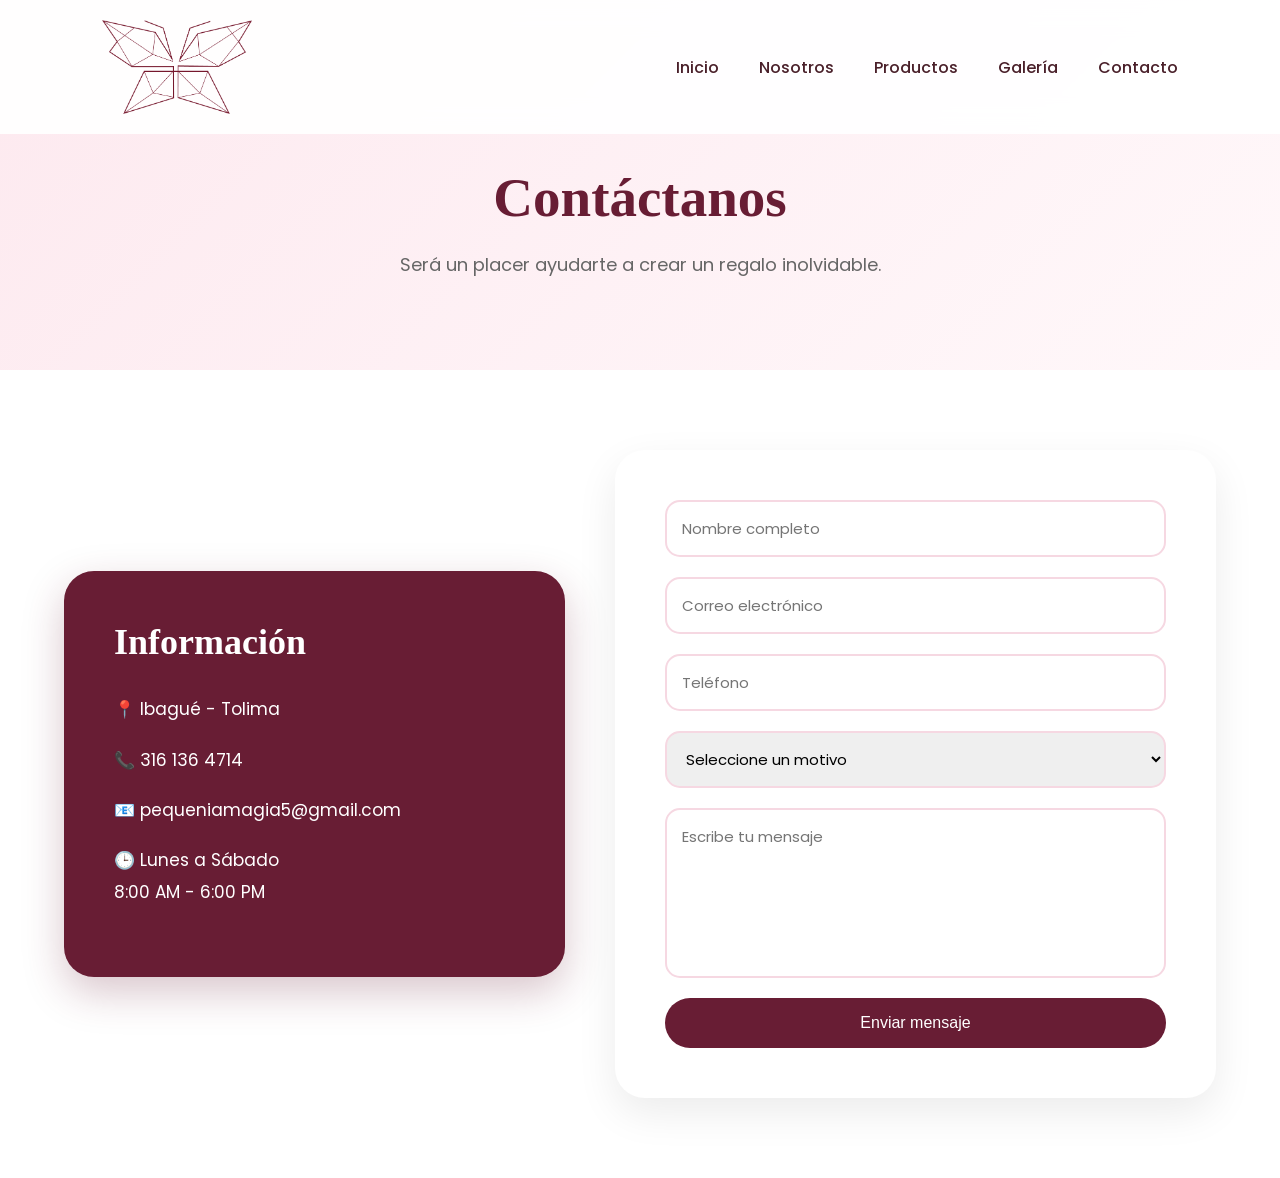
<file: contacto.html>
<!DOCTYPE html>
<html lang="es">

<head>
    <meta charset="UTF-8">
    <meta name="viewport" content="width=device-width, initial-scale=1.0">
    
    <title>Pequeña Magia | Contacto</title>

    <!-- Google Fonts -->
    <link rel="preconnect" href="https://fonts.googleapis.com">
    <link rel="preconnect" href="https://fonts.gstatic.com" crossorigin>
    <link href="https://fonts.googleapis.com/css2?family=Poppins:wght@300;400;500;600;700&family=Parisienne&display=swap" rel="stylesheet">

    <!-- Iconos Font Awesome -->
    <link rel="stylesheet" href="https://cdnjs.cloudflare.com/ajax/libs/font-awesome/6.7.2/css/all.min.css">

    <!-- Estilos CSS -->
    <link rel="stylesheet" href="css/style.css">
    <link rel="stylesheet" href="css/contacto.css">

    <!-- Hoja adaptable de última -->
    <link rel="stylesheet" href="css/responsive.css">
</head>

<body>

<header class="header">

<div class="logo">

<a href="index.html">

<img src="img/LOGO empresa.png" alt="Pequeña Magia">

</a>

</div>

<nav>

<ul>

<li><a href="index.html">Inicio</a></li>
<li><a href="nosotros.html">Nosotros</a></li>
<li><a href="productos.html">Productos</a></li>
<li><a href="galeria.html">Galería</a></li>
<li><a href="contacto.html" class="activo">Contacto</a></li>

</ul>

</nav>

</header>

<section class="banner-contacto">

<h1>Contáctanos</h1>

<p>

Será un placer ayudarte a crear un regalo inolvidable.

</p>

</section>

<section class="contacto">

<div class="info">

<h2>Información</h2>

<p>📍 Ibagué - Tolima</p>

<p>📞 316 136 4714</p>

<p>📧 pequeniamagia5@gmail.com</p>

<p>🕒 Lunes a Sábado<br>8:00 AM - 6:00 PM</p>

</div>

<div class="formulario">

<form action="gracias.html">

<input type="text" placeholder="Nombre completo" required>

<input type="email" placeholder="Correo electrónico" required>

<input type="tel" placeholder="Teléfono">

<select required>

<option>Seleccione un motivo</option>

<option>Cotización</option>

<option>Pedido</option>

<option>Información</option>

<option>Otro</option>

</select>

<textarea placeholder="Escribe tu mensaje"></textarea>

<button type="submit">

Enviar mensaje

</button>

</form>

</div>

</section>

</body>

</html>
</file>
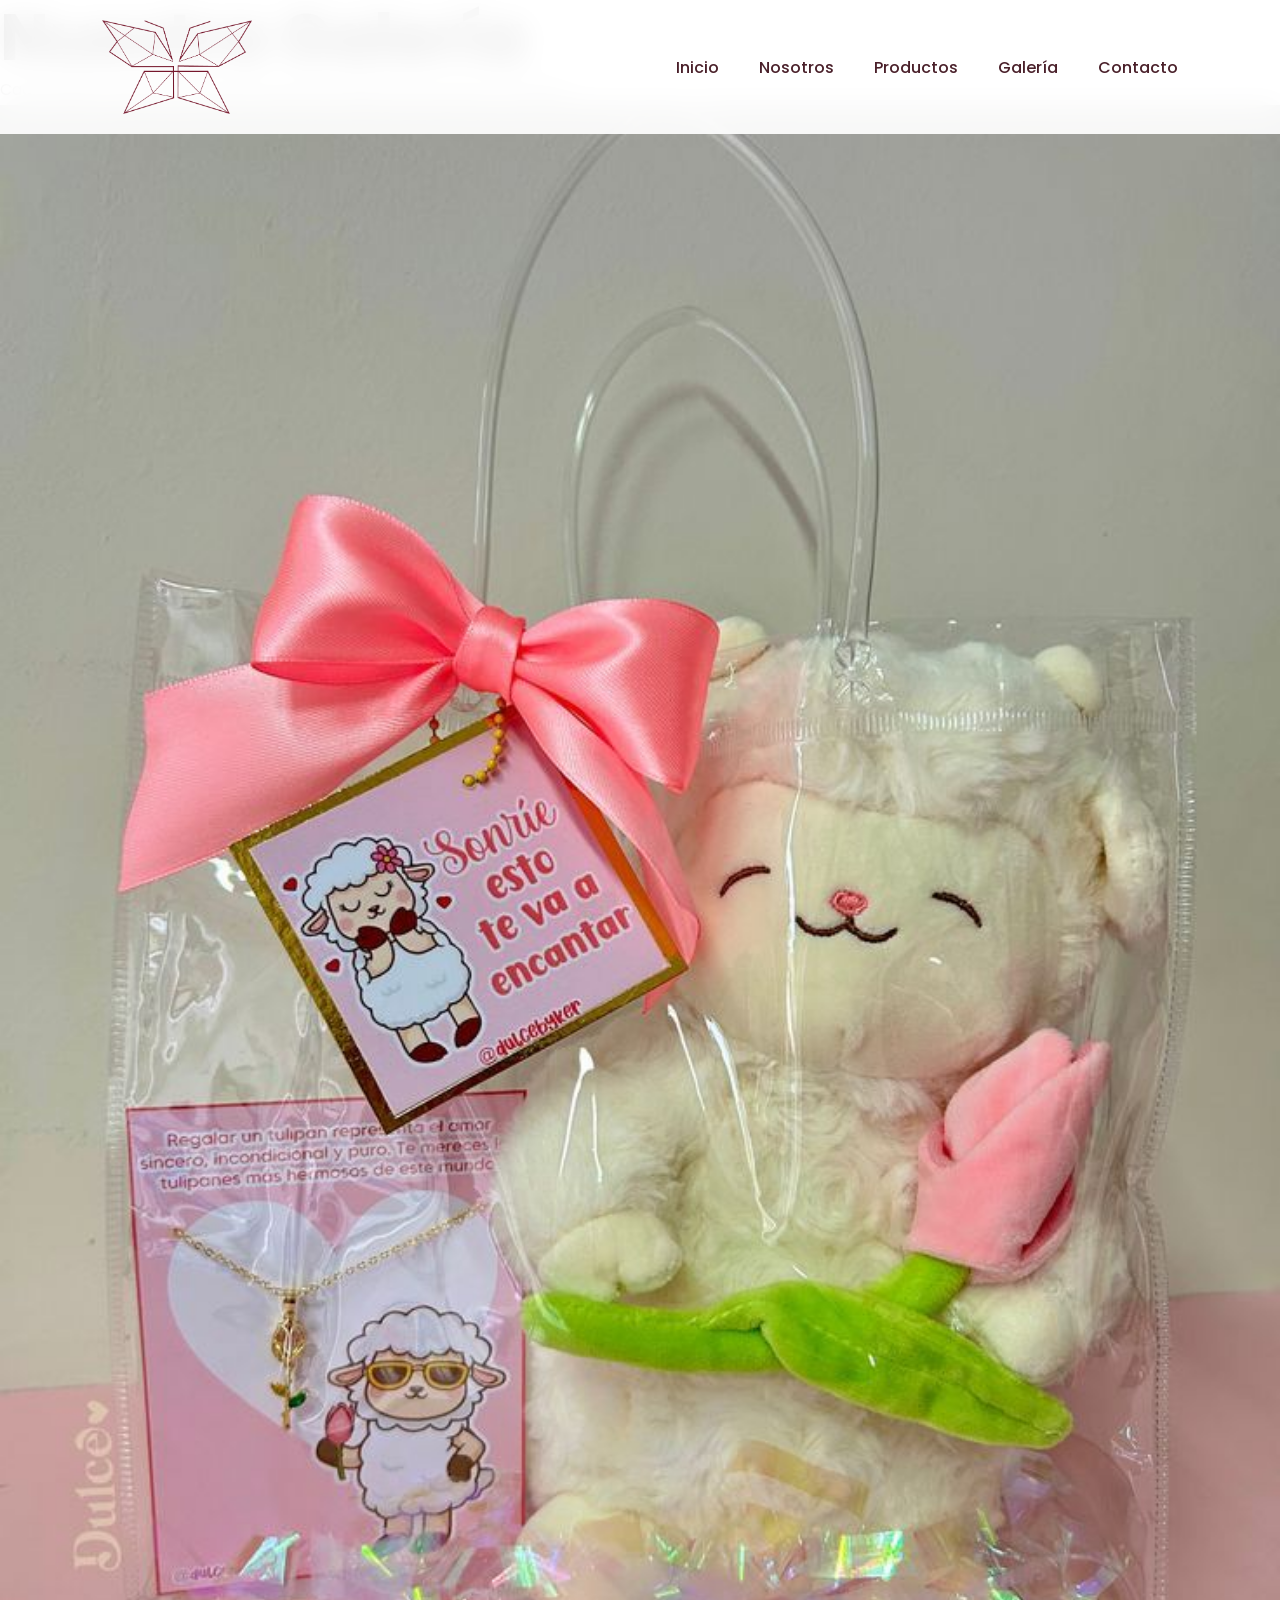
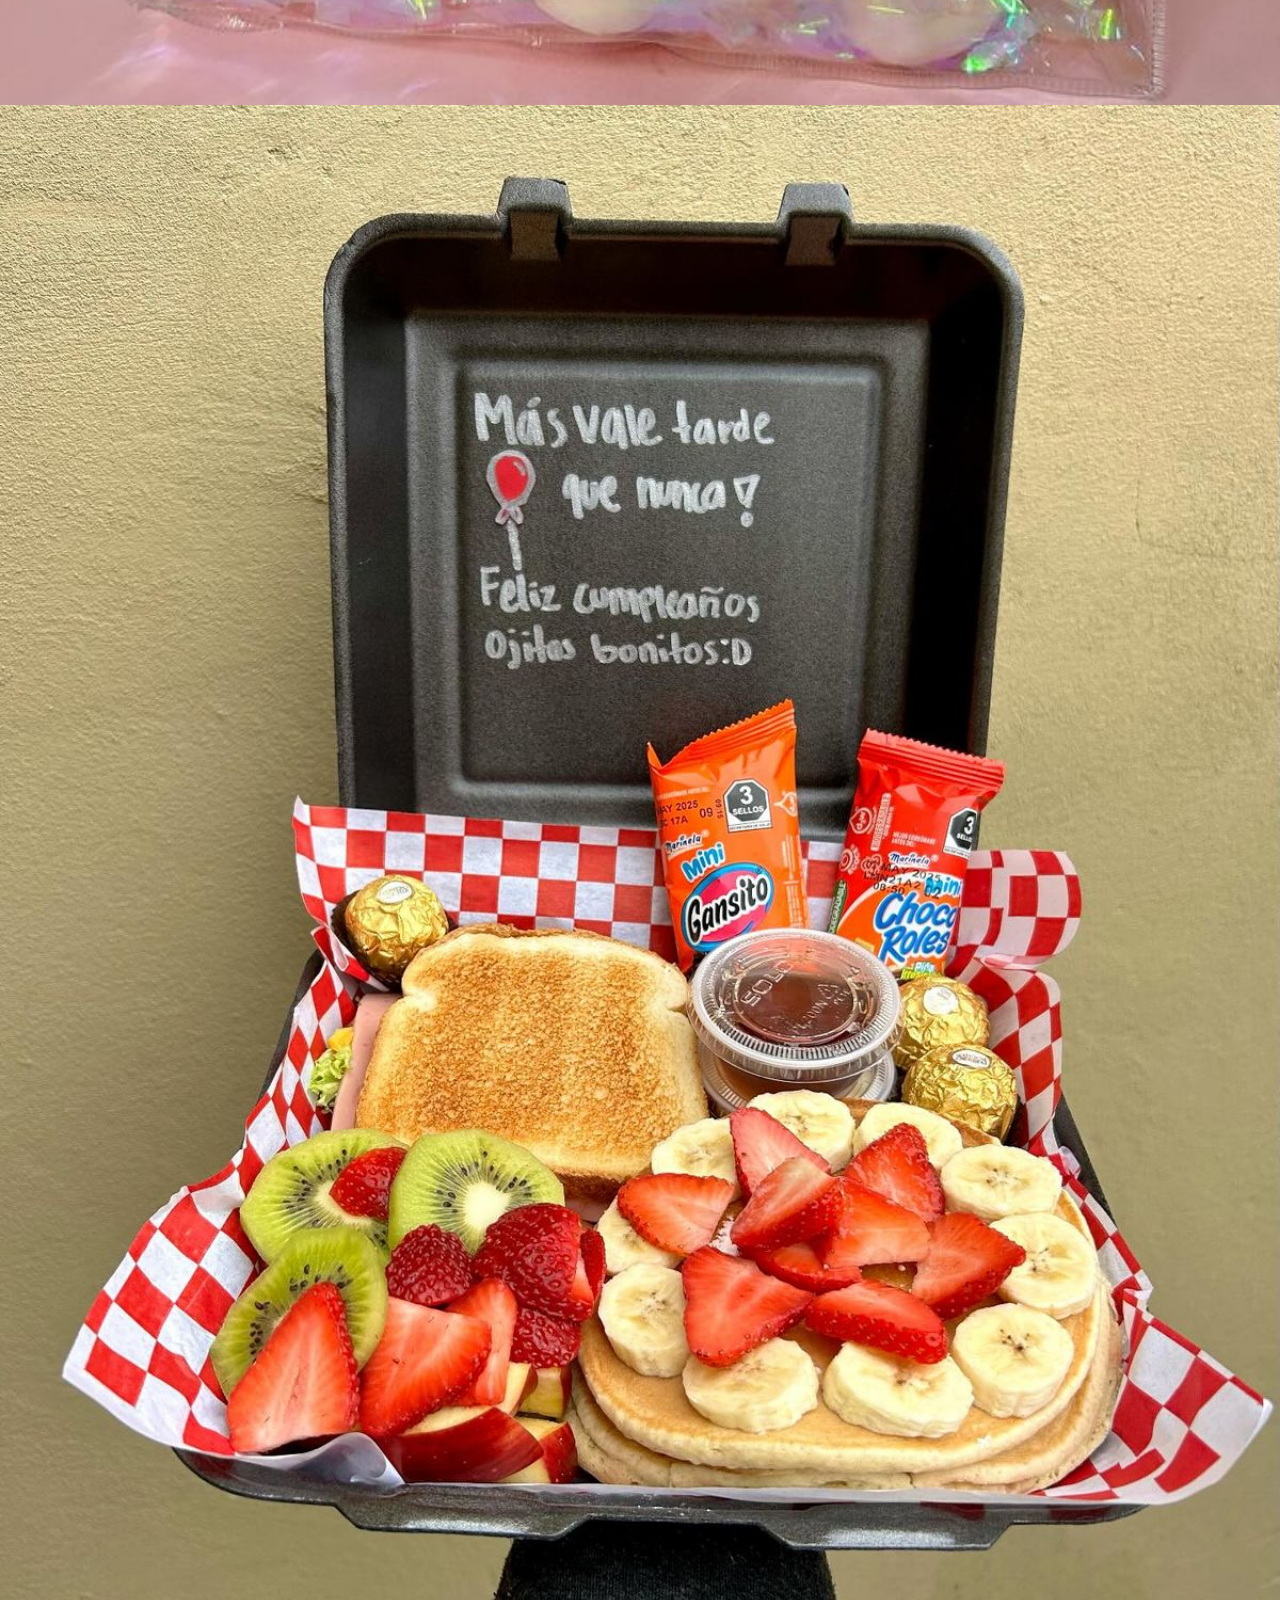
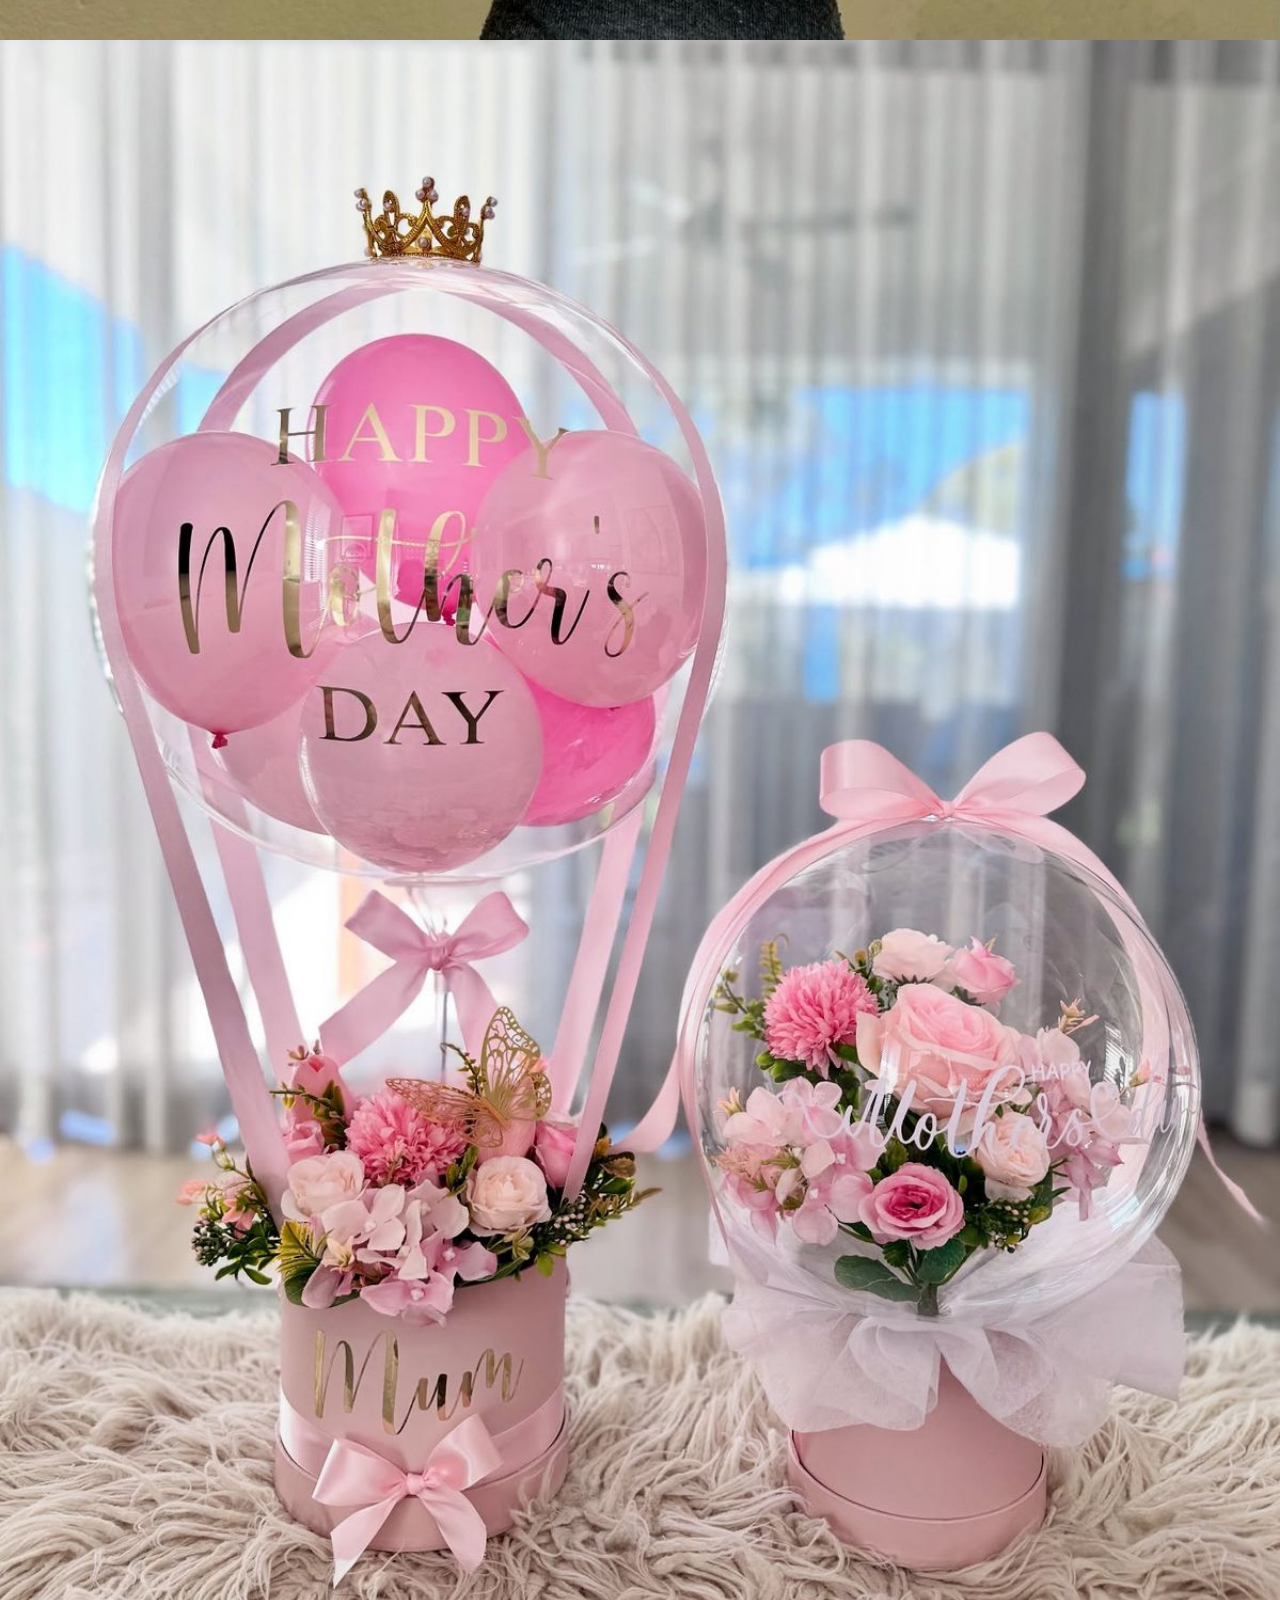
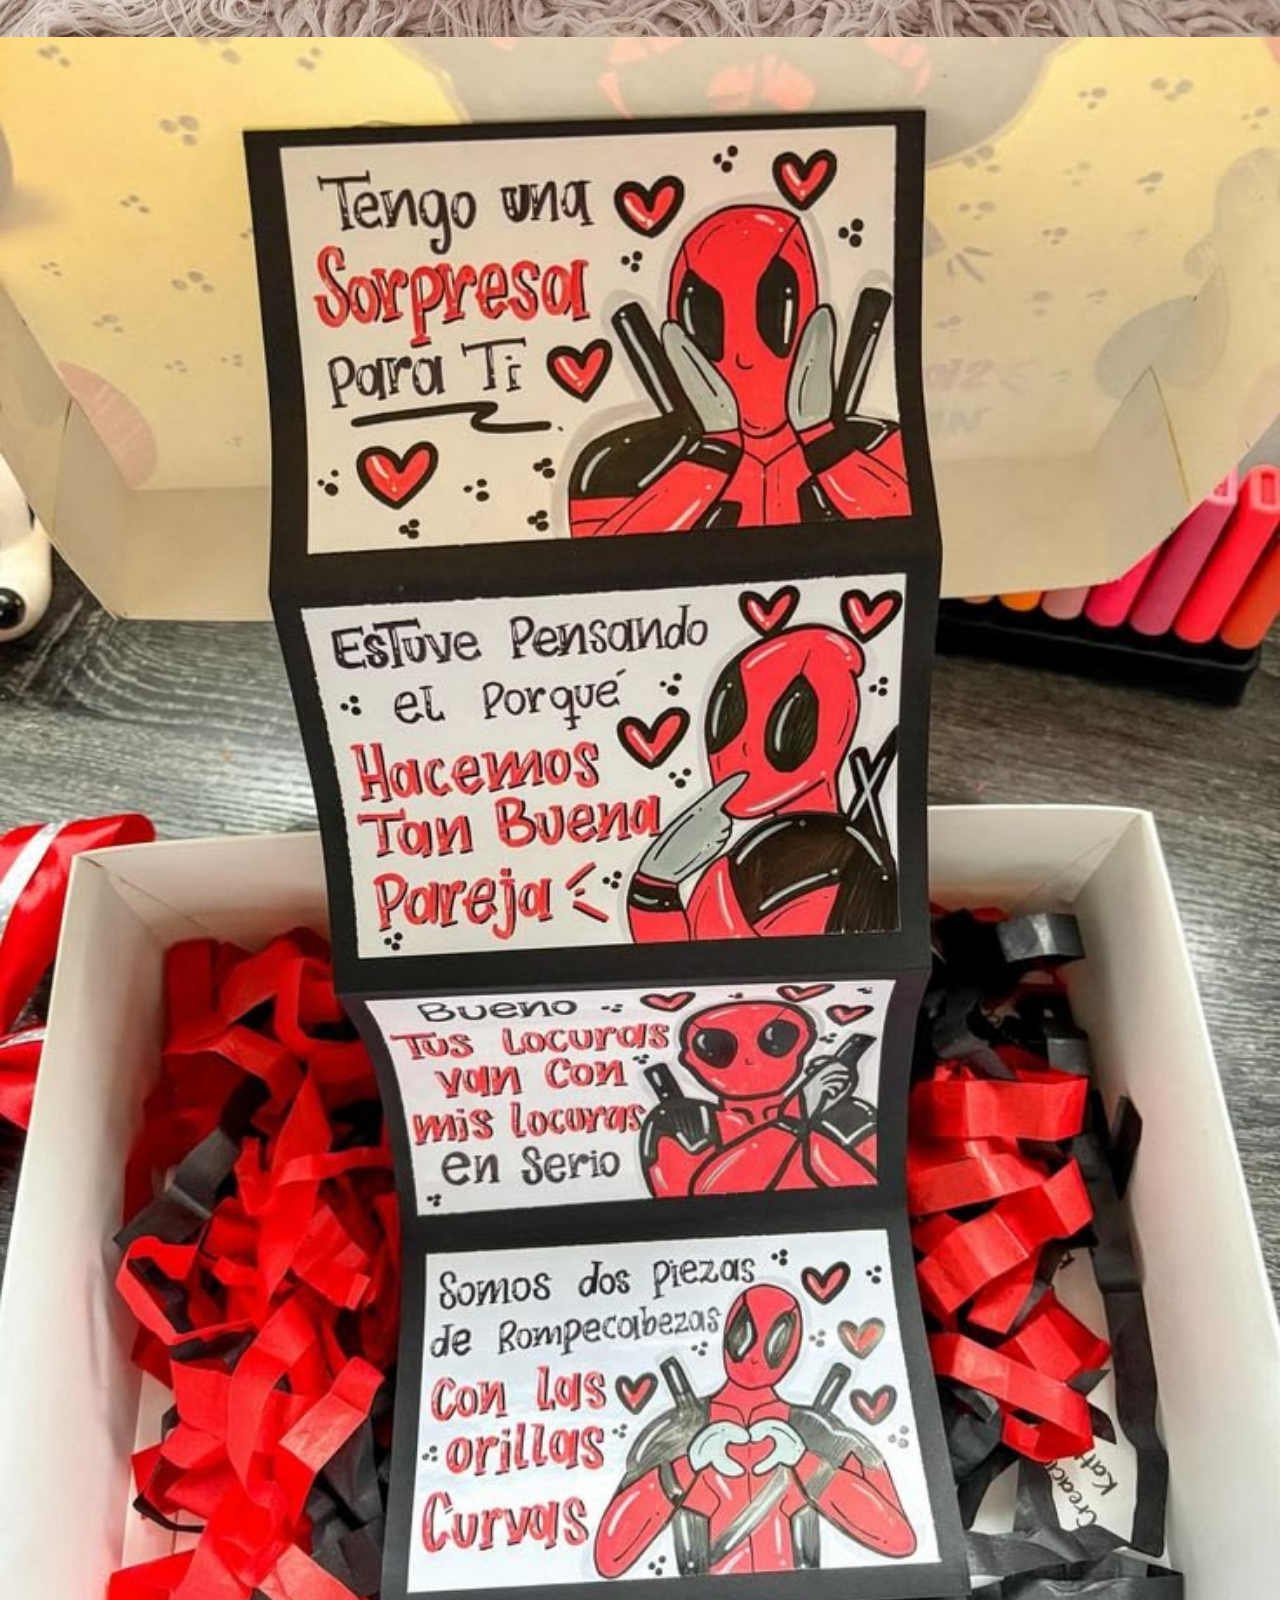
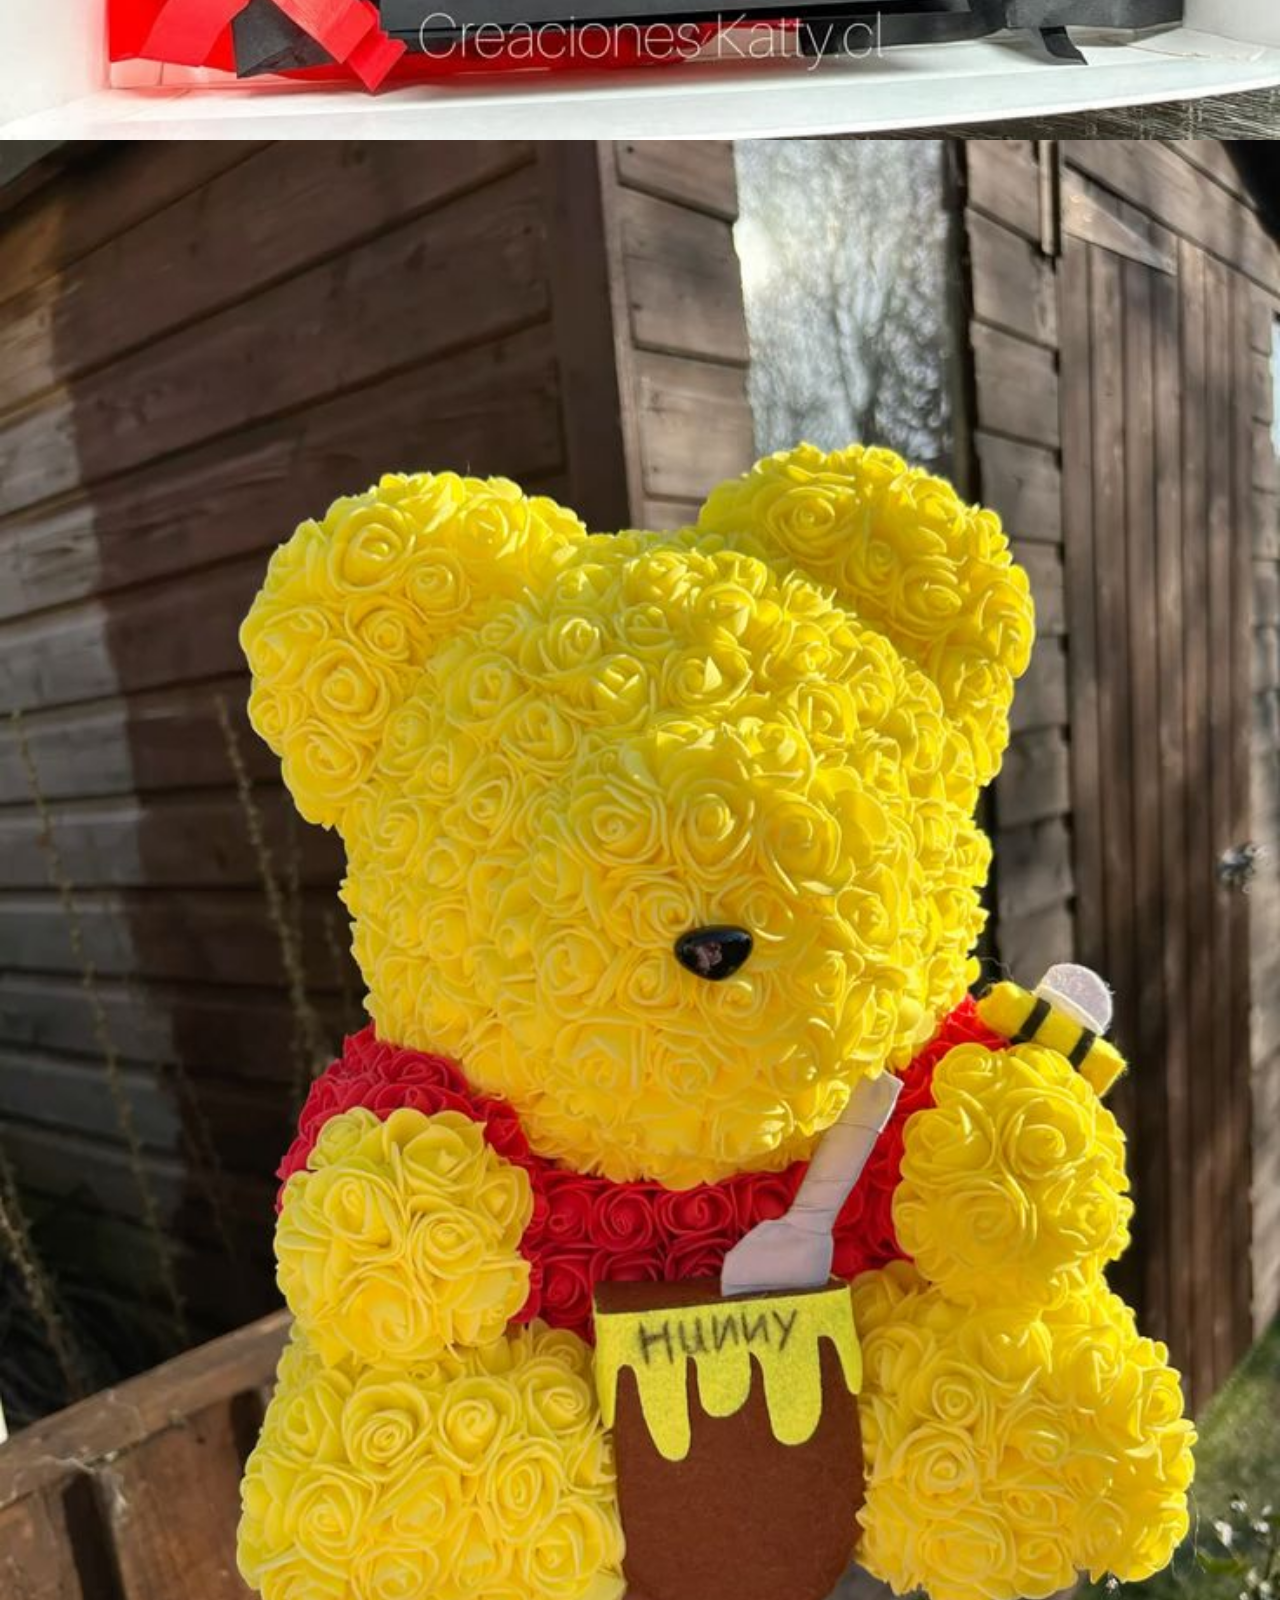
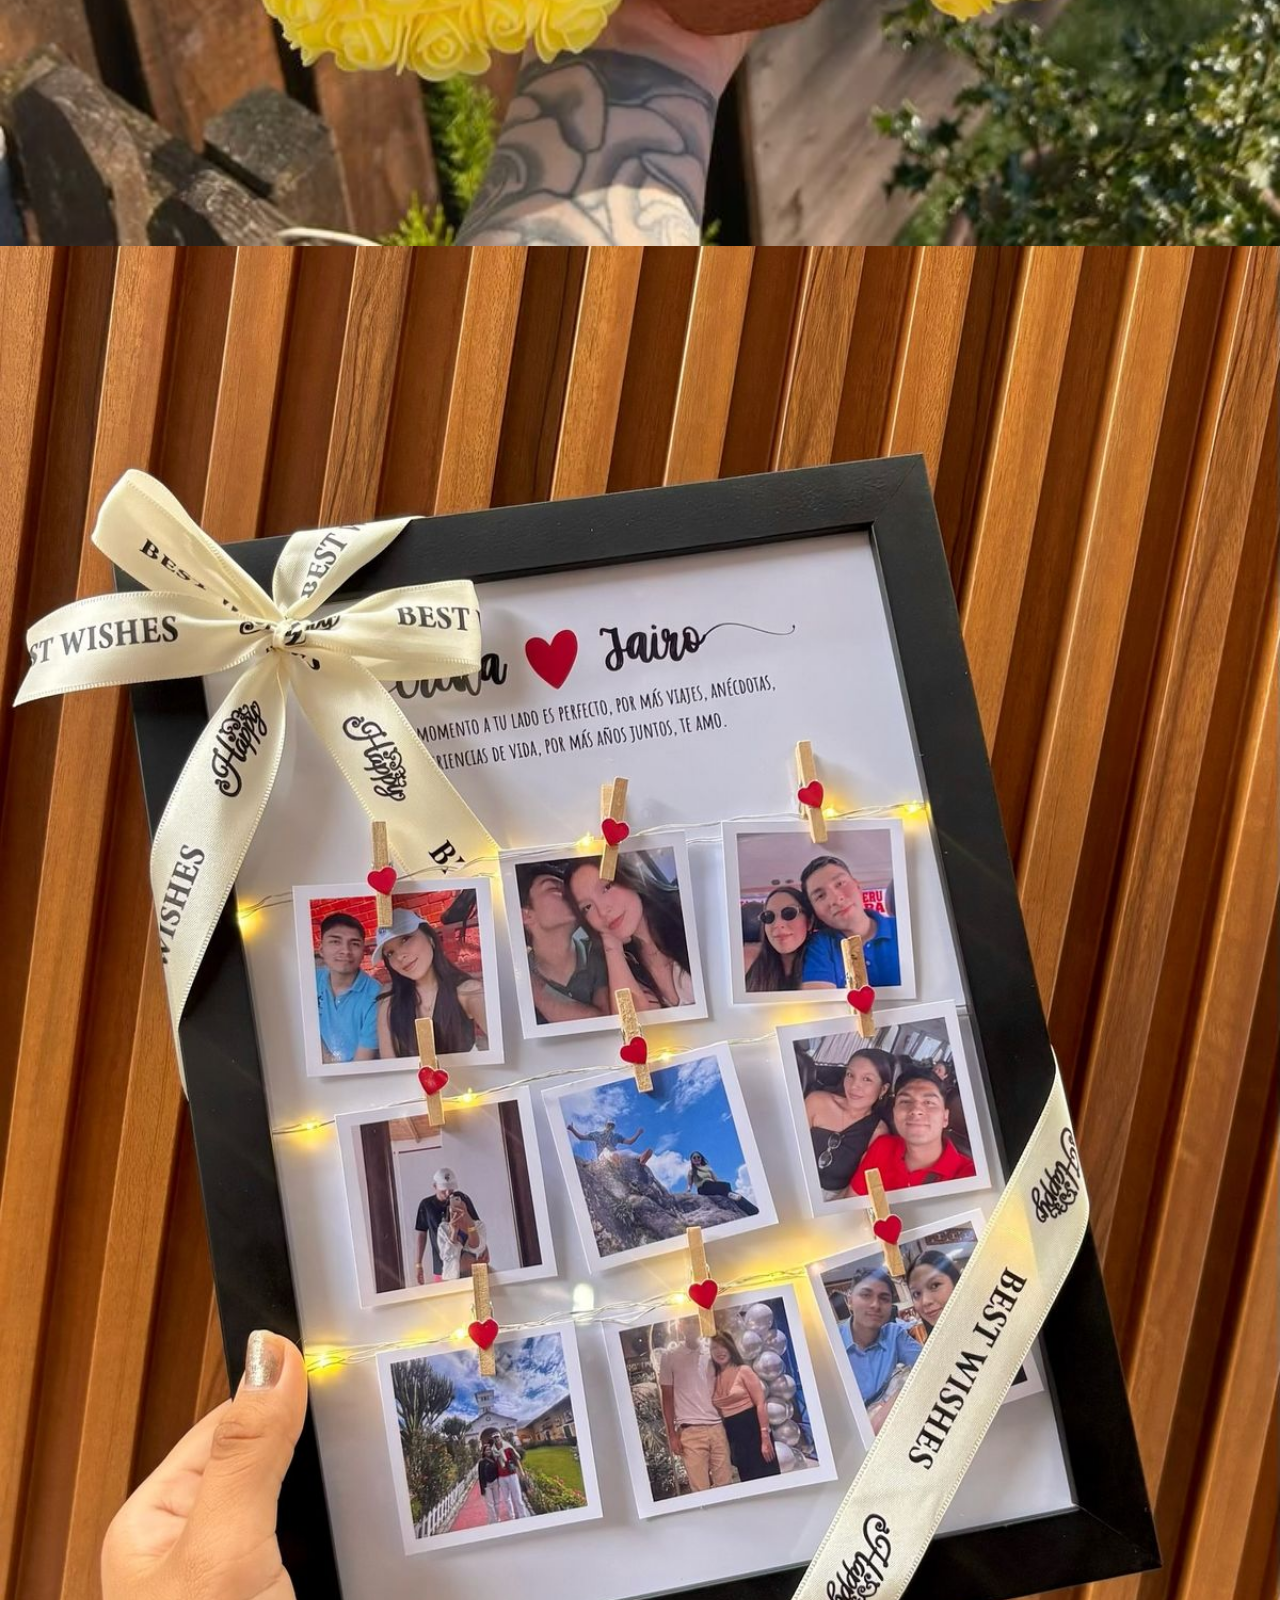
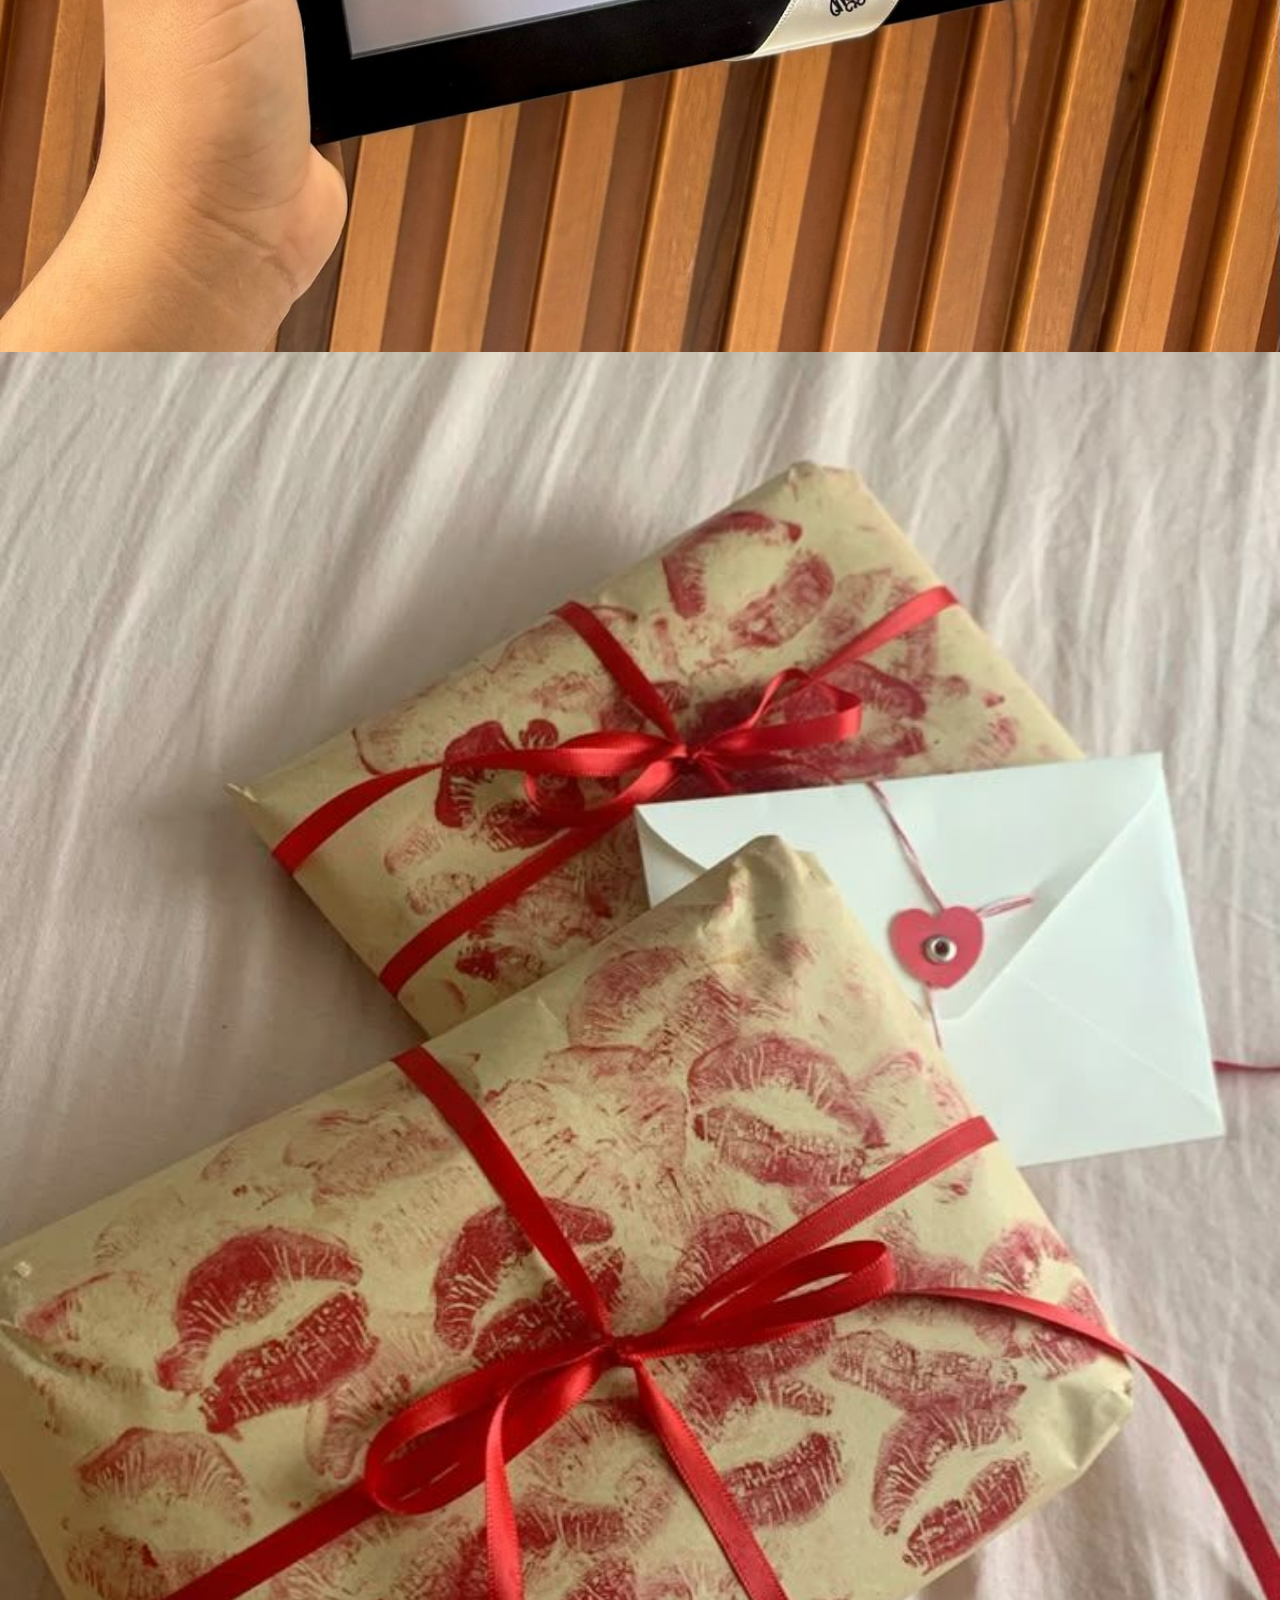
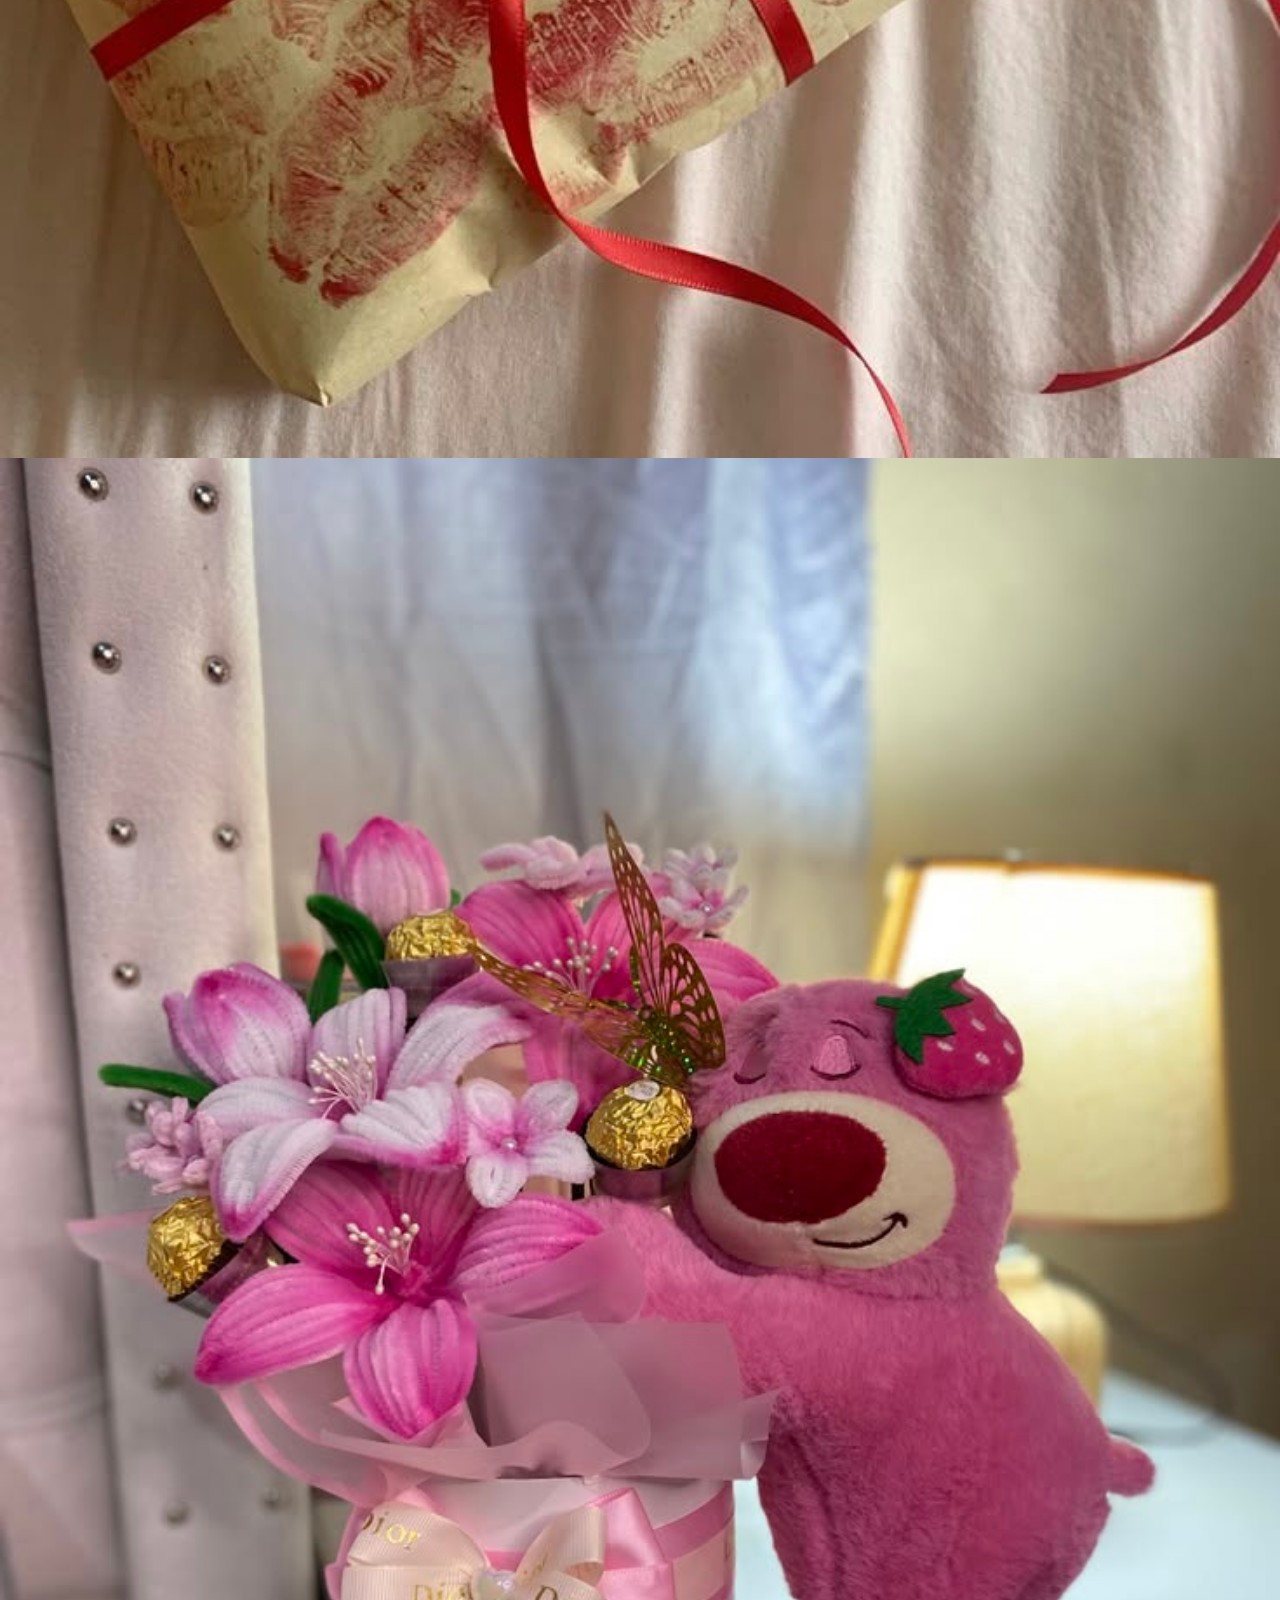
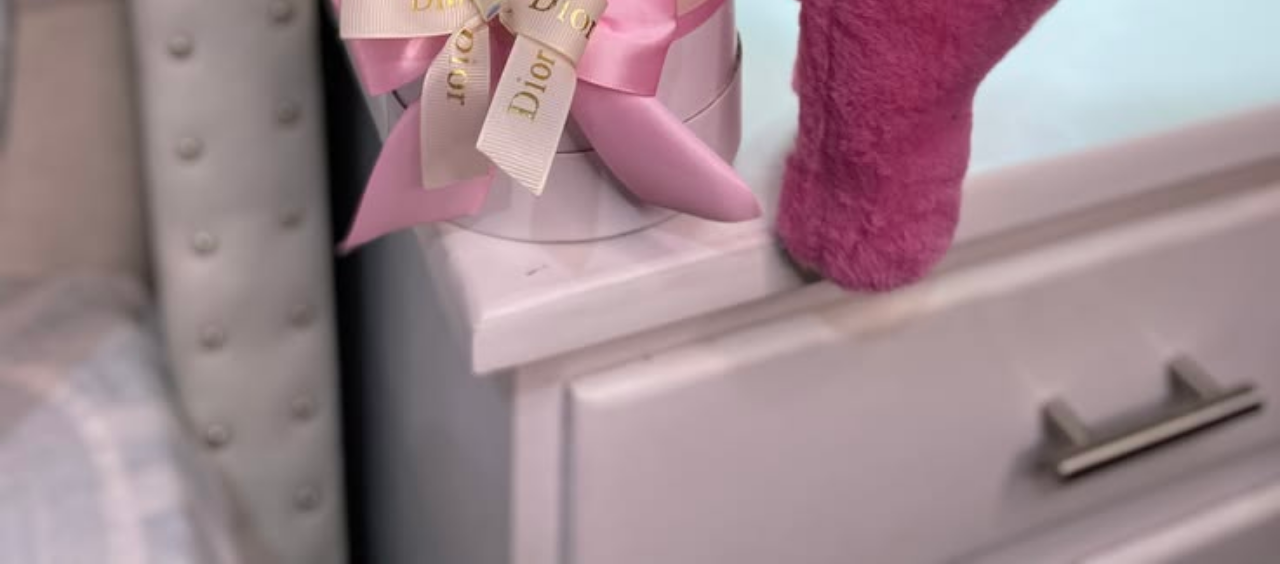
<file: galeria.html>
<!DOCTYPE html>
<html lang="es">

<head>
    <meta charset="UTF-8">
    <meta name="viewport" content="width=device-width, initial-scale=1.0">
    
    <title>Pequeña Magia | Contacto</title>

    <!-- Google Fonts -->
    <link rel="preconnect" href="https://fonts.googleapis.com">
    <link rel="preconnect" href="https://fonts.gstatic.com" crossorigin>
    <link href="https://fonts.googleapis.com/css2?family=Poppins:wght@300;400;500;600;700&family=Parisienne&display=swap" rel="stylesheet">

    <!-- Iconos Font Awesome -->
    <link rel="stylesheet" href="https://cdnjs.cloudflare.com/ajax/libs/font-awesome/6.7.2/css/all.min.css">

    <!-- Estilos CSS -->
    <link rel="stylesheet" href="css/style.css">
    <link rel="stylesheet" href="css/contacto.css">

    <!-- Hoja adaptable de última -->
    <link rel="stylesheet" href="css/responsive.css">
</head>

<body>

<header class="header">

    <div class="logo">

        <a href="index.html">

            <img src="img/LOGO empresa.png" alt="Pequeña Magia">

        </a>

    </div>

    <nav>

        <ul>

            <li><a href="index.html">Inicio</a></li>
            <li><a href="nosotros.html">Nosotros</a></li>
            <li><a href="productos.html">Productos</a></li>
            <li><a href="galeria.html" class="activo">Galería</a></li>
            <li><a href="contacto.html">Contacto</a></li>

        </ul>

    </nav>

</header>

<section class="banner-galeria">

    <h1>Nuestra Galería</h1>

    <p>

        Cada regalo cuenta una historia. Descubre algunos de nuestros trabajos.

    </p>

</section>

<section class="galeria">

    <div class="foto">
        <img src="imagees/imagen13.jpg" alt="">
    </div>

    <div class="foto">
        <img src="imagees/imagen14.jpg" alt="">
    </div>

    <div class="foto">
        <img src="imagees/imagen15.jpg" alt="">
    </div>

    <div class="foto">
        <img src="imagees/imagen16.jpg" alt="">
    </div>

    <div class="foto">
        <img src="imagees/imagen17.jpg" alt="">
    </div>

    <div class="foto">
        <img src="imagees/imagen18.jpg" alt="">
    </div>

    <div class="foto">
        <img src="imagees/imagen19.jpg" alt="">
    </div>

    <div class="foto">
        <img src="imagees/imagen20.jpg" alt="">
    </div>

</section>

</body>

</html>
</file>
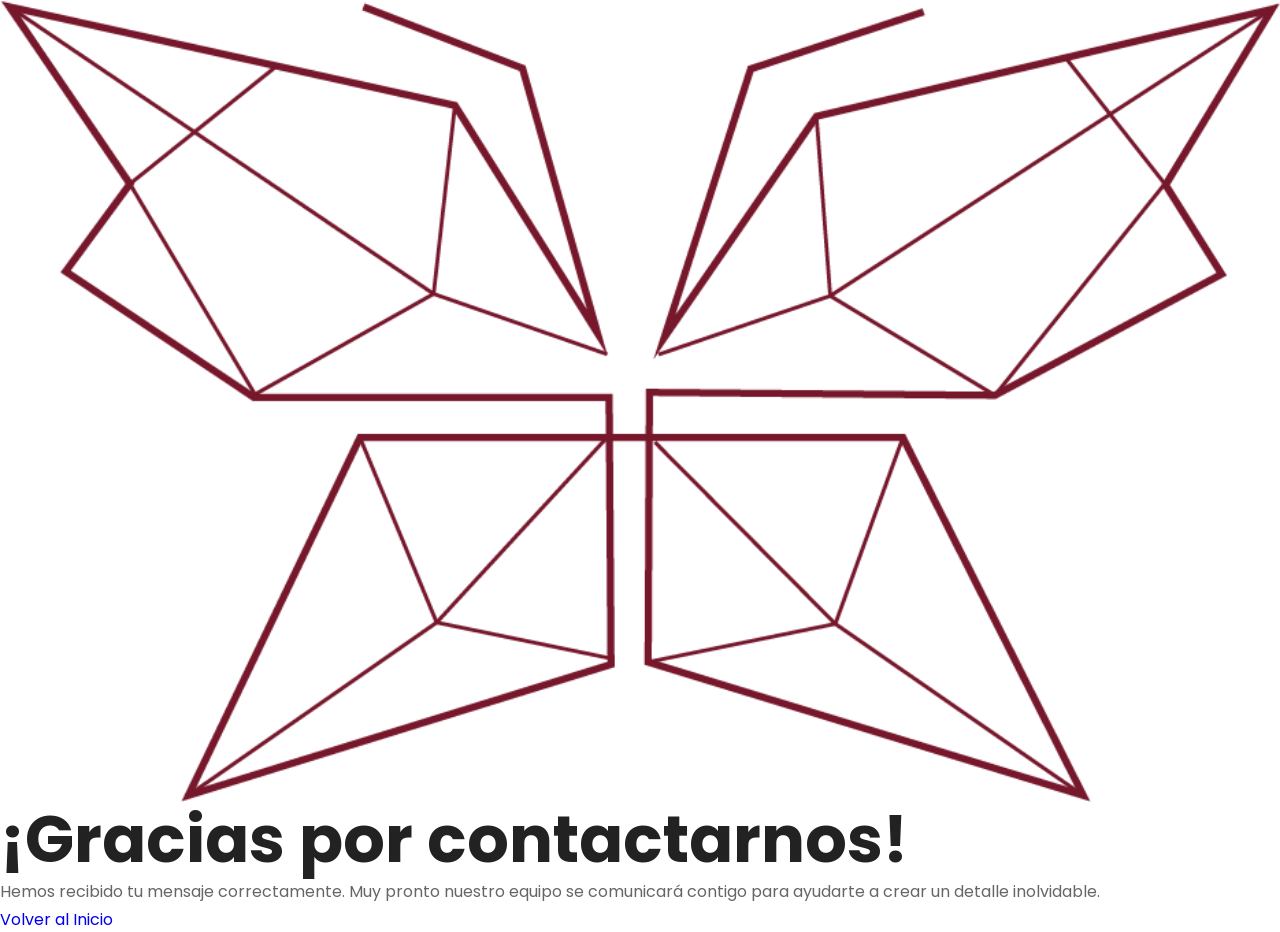
<file: gracias.html>
<!DOCTYPE html>
<html lang="es">

<head>
    <meta charset="UTF-8">
    <meta name="viewport" content="width=device-width, initial-scale=1.0">
    
    <title>Pequeña Magia | Contacto</title>

    <!-- Google Fonts -->
    <link rel="preconnect" href="https://fonts.googleapis.com">
    <link rel="preconnect" href="https://fonts.gstatic.com" crossorigin>
    <link href="https://fonts.googleapis.com/css2?family=Poppins:wght@300;400;500;600;700&family=Parisienne&display=swap" rel="stylesheet">

    <!-- Iconos Font Awesome -->
    <link rel="stylesheet" href="https://cdnjs.cloudflare.com/ajax/libs/font-awesome/6.7.2/css/all.min.css">

    <!-- Estilos CSS -->
    <link rel="stylesheet" href="css/style.css">
    <link rel="stylesheet" href="css/contacto.css">

    <!-- Hoja adaptable de última -->
    <link rel="stylesheet" href="css/responsive.css">
</head>

<body>

<section class="gracias">

    <div class="contenido">

        <img src="img/LOGO empresa.png" alt="Pequeña Magia">

        <h1>¡Gracias por contactarnos!</h1>

        <p>

            Hemos recibido tu mensaje correctamente.

            Muy pronto nuestro equipo se comunicará contigo para ayudarte a crear un detalle inolvidable.

        </p>

        <a href="index.html">

            Volver al Inicio

        </a>

    </div>

</section>

</body>

</html>
</file>
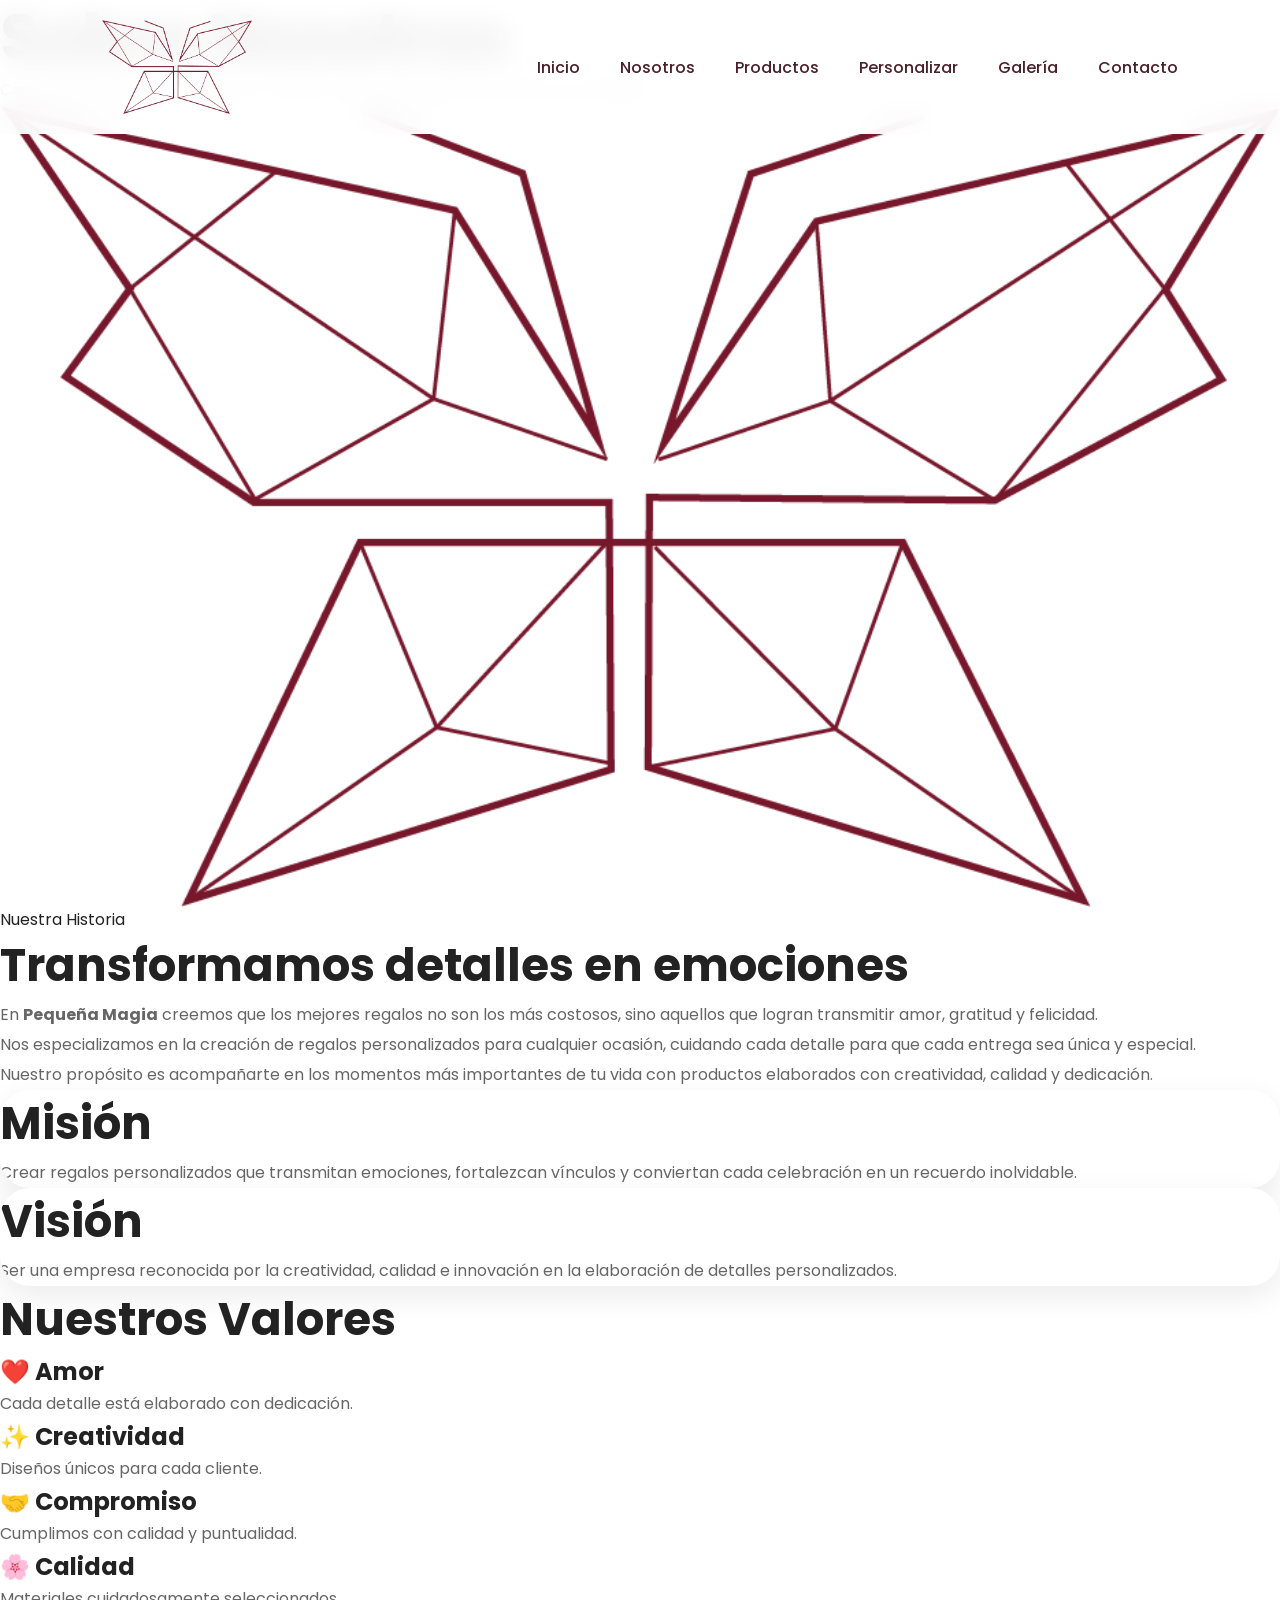
<file: nosotros.html>
<!DOCTYPE html>
<html lang="es">

<head>
    <meta charset="UTF-8">
    <meta name="viewport" content="width=device-width, initial-scale=1.0">
    
    <title>Pequeña Magia | Contacto</title>

    <!-- Google Fonts -->
    <link rel="preconnect" href="https://fonts.googleapis.com">
    <link rel="preconnect" href="https://fonts.gstatic.com" crossorigin>
    <link href="https://fonts.googleapis.com/css2?family=Poppins:wght@300;400;500;600;700&family=Parisienne&display=swap" rel="stylesheet">

    <!-- Iconos Font Awesome -->
    <link rel="stylesheet" href="https://cdnjs.cloudflare.com/ajax/libs/font-awesome/6.7.2/css/all.min.css">

    <!-- Estilos CSS -->
    <link rel="stylesheet" href="css/style.css">
    <link rel="stylesheet" href="css/contacto.css">

    <!-- Hoja adaptable de última -->
    <link rel="stylesheet" href="css/responsive.css">
</head>

<body>

<header class="header">

<div class="logo">

<a href="index.html">

<img src="img/LOGO empresa.png" alt="Pequeña Magia">

</a>

</div>

<nav>

<ul>

<li><a href="index.html">Inicio</a></li>
<li><a href="nosotros.html" class="activo">Nosotros</a></li>
<li><a href="productos.html">Productos</a></li>
<li><a href="personalizar.html">Personalizar</a></li>
<li><a href="galeria.html">Galería</a></li>
<li><a href="contacto.html">Contacto</a></li>

</ul>

</nav>

</header>

<!-- Banner -->

<section class="banner-nosotros">

<h1>Sobre Nosotros</h1>

<p>

Cada regalo cuenta una historia y nosotros nos encargamos de hacerla inolvidable.

</p>

</section>

<!-- Historia -->

<section class="historia">

<div class="historia-img">

<img src="img/LOGO empresa.png" alt="Logo">

</div>

<div class="historia-texto">

<span>Nuestra Historia</span>

<h2>Transformamos detalles en emociones</h2>

<p>

En <strong>Pequeña Magia</strong> creemos que los mejores regalos no son los más costosos, sino aquellos que logran transmitir amor, gratitud y felicidad.

</p>

<p>

Nos especializamos en la creación de regalos personalizados para cualquier ocasión, cuidando cada detalle para que cada entrega sea única y especial.

</p>

<p>

Nuestro propósito es acompañarte en los momentos más importantes de tu vida con productos elaborados con creatividad, calidad y dedicación.

</p>

</div>

</section>

<!-- Misión y Visión -->

<section class="mision-vision">

<div class="card">

<h2>Misión</h2>

<p>

Crear regalos personalizados que transmitan emociones, fortalezcan vínculos y conviertan cada celebración en un recuerdo inolvidable.

</p>

</div>

<div class="card">

<h2>Visión</h2>

<p>

Ser una empresa reconocida por la creatividad, calidad e innovación en la elaboración de detalles personalizados.

</p>

</div>

</section>

<!-- Valores -->

<section class="valores">

<h2>Nuestros Valores</h2>

<div class="contenedor-valores">

<div class="valor">

<h3>❤️ Amor</h3>

<p>Cada detalle está elaborado con dedicación.</p>

</div>

<div class="valor">

<h3>✨ Creatividad</h3>

<p>Diseños únicos para cada cliente.</p>

</div>

<div class="valor">

<h3>🤝 Compromiso</h3>

<p>Cumplimos con calidad y puntualidad.</p>

</div>

<div class="valor">

<h3>🌸 Calidad</h3>

<p>Materiales cuidadosamente seleccionados.</p>

</div>

</div>

</section>

</body>

</html>
</file>
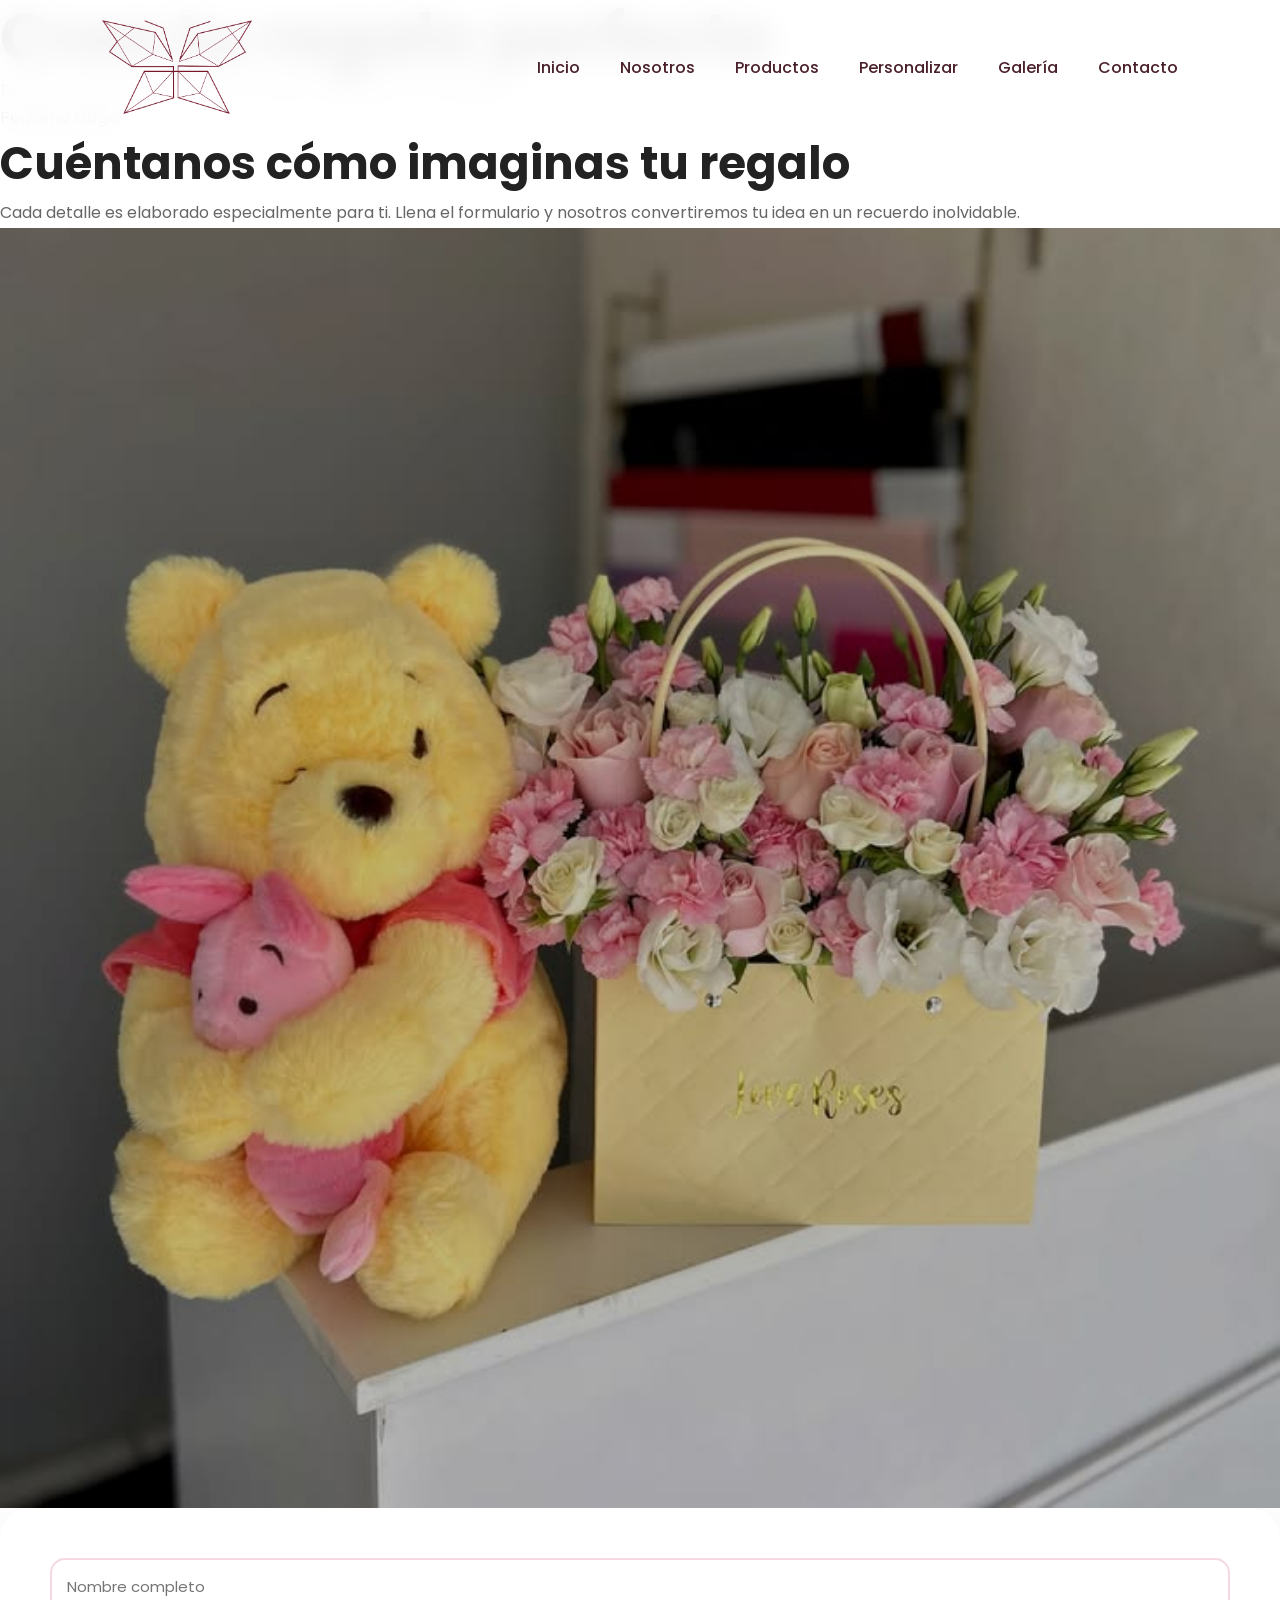
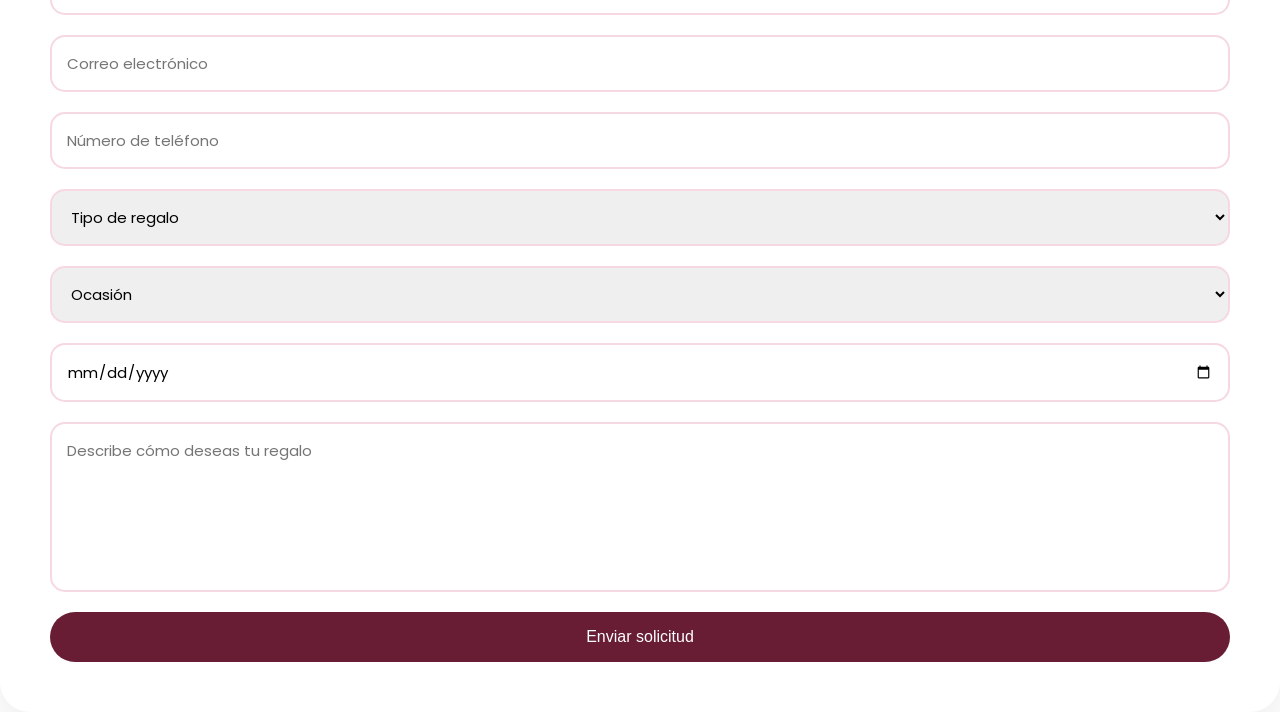
<file: personalizar.html>
<!DOCTYPE html>
<html lang="es">

<head>
    <meta charset="UTF-8">
    <meta name="viewport" content="width=device-width, initial-scale=1.0">
    
    <title>Pequeña Magia | Contacto</title>

    <!-- Google Fonts -->
    <link rel="preconnect" href="https://fonts.googleapis.com">
    <link rel="preconnect" href="https://fonts.gstatic.com" crossorigin>
    <link href="https://fonts.googleapis.com/css2?family=Poppins:wght@300;400;500;600;700&family=Parisienne&display=swap" rel="stylesheet">

    <!-- Iconos Font Awesome -->
    <link rel="stylesheet" href="https://cdnjs.cloudflare.com/ajax/libs/font-awesome/6.7.2/css/all.min.css">

    <!-- Estilos CSS -->
    <link rel="stylesheet" href="css/style.css">
    <link rel="stylesheet" href="css/contacto.css">

    <!-- Hoja adaptable de última -->
    <link rel="stylesheet" href="css/responsive.css">
</head>

<body>

<header class="header">

    <div class="logo">
        <a href="index.html">
            <img src="img/LOGO empresa.png" alt="Pequeña Magia">
        </a>
    </div>

    <nav>

        <ul>

            <li><a href="index.html">Inicio</a></li>
            <li><a href="nosotros.html">Nosotros</a></li>
            <li><a href="productos.html">Productos</a></li>
            <li><a href="personalizar.html" class="activo">Personalizar</a></li>
            <li><a href="galeria.html">Galería</a></li>
            <li><a href="contacto.html">Contacto</a></li>

        </ul>

    </nav>

</header>

<section class="banner">

    <h1>Crea tu regalo perfecto</h1>

    <p>

        Diseña un detalle único para sorprender a esa persona especial.

    </p>

</section>

<section class="personalizar">

<div class="texto">

<span>Pequeña Magia</span>

<h2>Cuéntanos cómo imaginas tu regalo</h2>

<p>

Cada detalle es elaborado especialmente para ti. Llena el formulario y nosotros convertiremos tu idea en un recuerdo inolvidable.

</p>

<img src="imagees/imagen22.jpg" alt="Regalo">

</div>

<div class="formulario">

<form action="gracias.html">

<input type="text" placeholder="Nombre completo" required>

<input type="email" placeholder="Correo electrónico" required>

<input type="tel" placeholder="Número de teléfono">

<select required>

<option>Tipo de regalo</option>

<option>Caja sorpresa</option>

<option>Arreglo floral</option>

<option>Desayuno sorpresa</option>

<option>Carta personalizada</option>

<option>Ancheta</option>

</select>

<select required>

<option>Ocasión</option>

<option>Cumpleaños</option>

<option>Aniversario</option>

<option>Graduación</option>

<option>San Valentín</option>

<option>Otra</option>

</select>

<input type="date">

<textarea placeholder="Describe cómo deseas tu regalo"></textarea>

<button type="submit">

Enviar solicitud

</button>

</form>

</div>

</section>

</body>

</html>
</file>
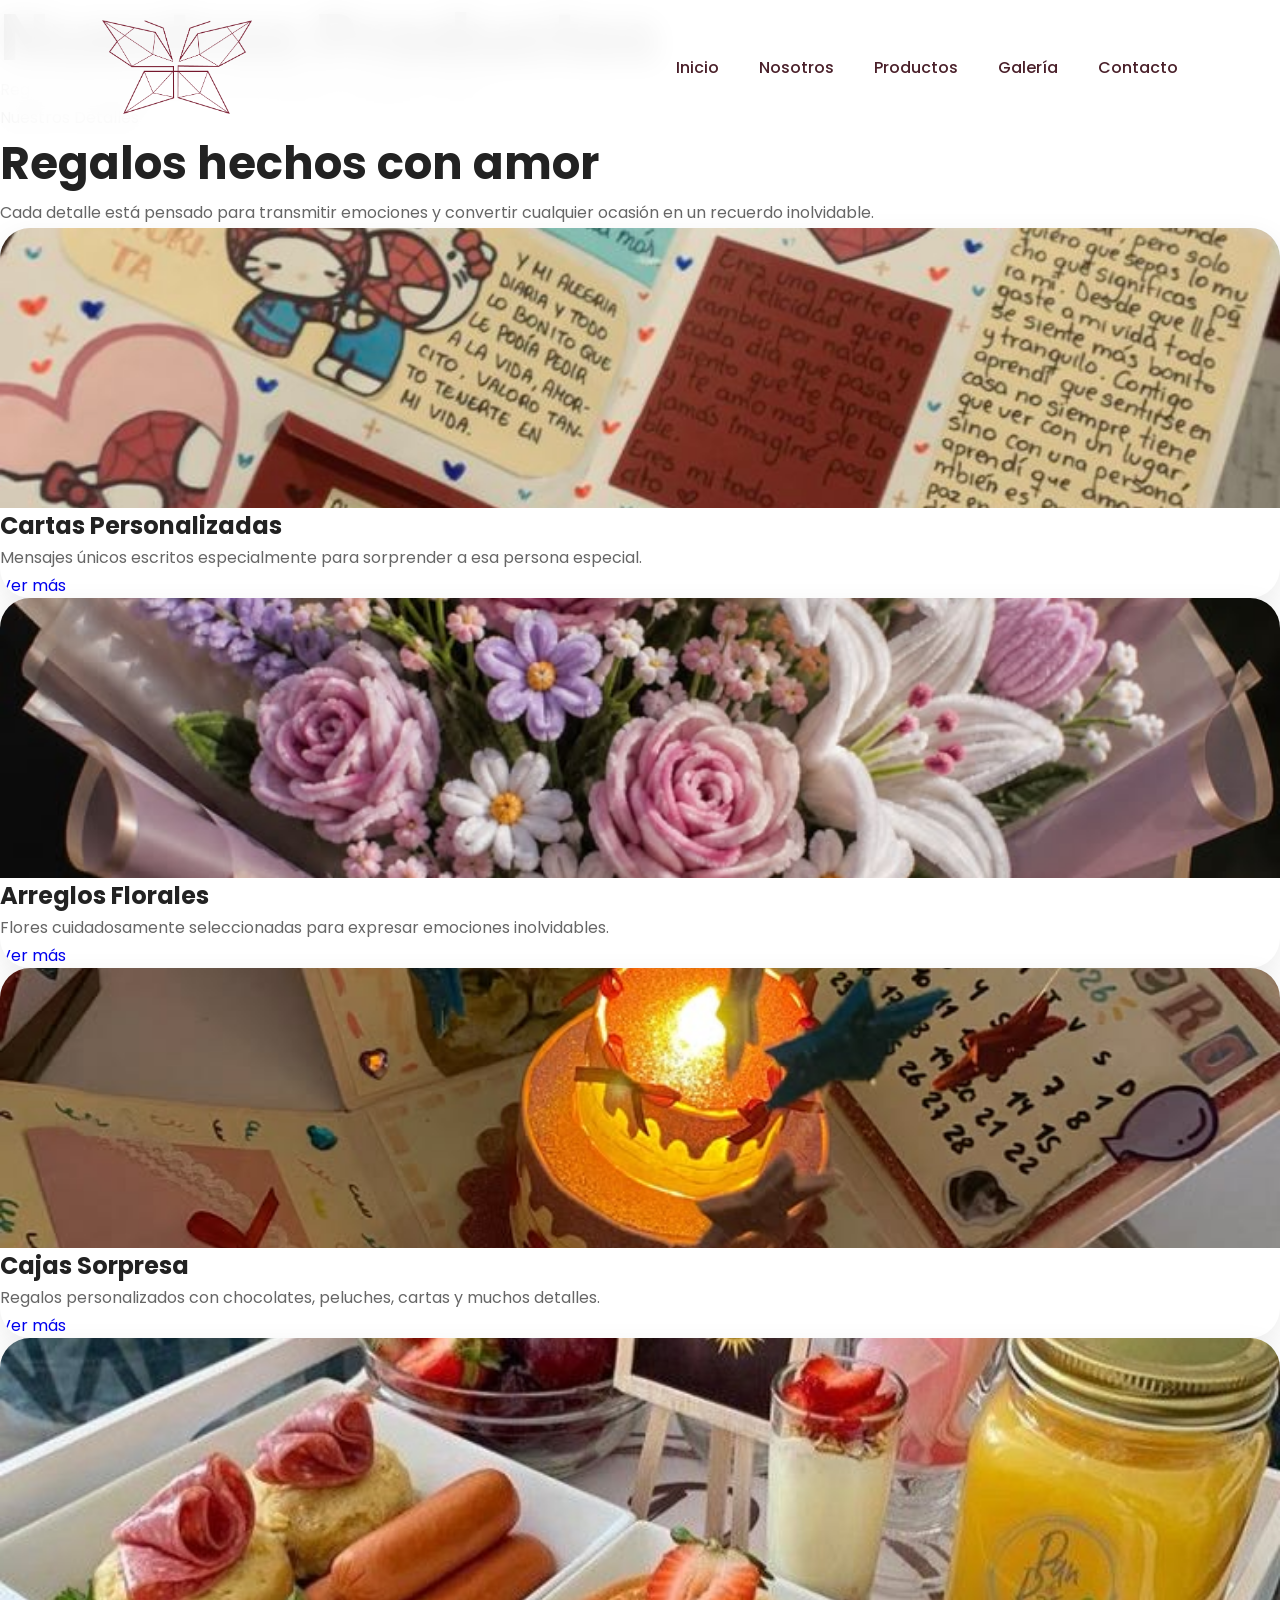
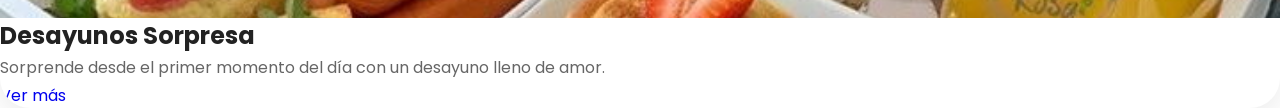
<file: productos.html>
<!DOCTYPE html>
<html lang="es">

<head>
    <meta charset="UTF-8">
    <meta name="viewport" content="width=device-width, initial-scale=1.0">
    
    <title>Pequeña Magia | Contacto</title>

    <!-- Google Fonts -->
    <link rel="preconnect" href="https://fonts.googleapis.com">
    <link rel="preconnect" href="https://fonts.gstatic.com" crossorigin>
    <link href="https://fonts.googleapis.com/css2?family=Poppins:wght@300;400;500;600;700&family=Parisienne&display=swap" rel="stylesheet">

    <!-- Iconos Font Awesome -->
    <link rel="stylesheet" href="https://cdnjs.cloudflare.com/ajax/libs/font-awesome/6.7.2/css/all.min.css">

    <!-- Estilos CSS -->
    <link rel="stylesheet" href="css/style.css">
    <link rel="stylesheet" href="css/contacto.css">

    <!-- Hoja adaptable de última -->
    <link rel="stylesheet" href="css/responsive.css">
</head>

<body>

    <!--================ HEADER ================-->

    <header class="header">

        <div class="logo">

            <a href="index.html">
                <img src="img/LOGO empresa.png" alt="Pequeña Magia">
            </a>

        </div>

        <nav>

            <ul>

                <li><a href="index.html">Inicio</a></li>

                <li><a href="nosotros.html">Nosotros</a></li>

                <li><a href="productos.html" class="activo">Productos</a></li>

                <li><a href="galeria.html">Galería</a></li>

                <li><a href="contacto.html">Contacto</a></li>

            </ul>

        </nav>

    </header>

    <!--================ BANNER ================-->

    <section class="banner-productos">

        <h1>Nuestros Productos</h1>

        <p>

            Regalos personalizados para sorprender en cualquier ocasión.

        </p>

    </section>

    <!--================ PRODUCTOS ================-->

    <section class="productos">

        <div class="titulo">

            <span>Nuestros Detalles</span>

            <h2>Regalos hechos con amor</h2>

            <p>

                Cada detalle está pensado para transmitir emociones y convertir cualquier ocasión en un recuerdo inolvidable.

            </p>

        </div>

        <div class="cards-productos">

            <!-- CARD 1 -->

            <div class="card">

                <div class="card-img">

                    <img src="imagees/imagen4.jpg" alt="Cartas Personalizadas">

                </div>

                <h3>Cartas Personalizadas</h3>

                <p>

                    Mensajes únicos escritos especialmente para sorprender a esa persona especial.

                </p>

                <a href="#">Ver más</a>

            </div>

            <!-- CARD 2 -->

            <div class="card">

                <div class="card-img">

                    <img src="imagees/imagen3.jpg" alt="Arreglos Florales">

                </div>

                <h3>Arreglos Florales</h3>

                <p>

                    Flores cuidadosamente seleccionadas para expresar emociones inolvidables.

                </p>

                <a href="#">Ver más</a>

            </div>

            <!-- CARD 3 -->

            <div class="card">

                <div class="card-img">

                    <img src="imagees/imagen2.jpg" alt="Cajas Sorpresa">

                </div>

                <h3>Cajas Sorpresa</h3>

                <p>

                    Regalos personalizados con chocolates, peluches, cartas y muchos detalles.

                </p>

                <a href="#">Ver más</a>

            </div>

            <!-- CARD 4 -->

            <div class="card">

                <div class="card-img">

                    <img src="imagees/imagen1.jpg" alt="Desayunos Sorpresa">

                </div>

                <h3>Desayunos Sorpresa</h3>

                <p>

                    Sorprende desde el primer momento del día con un desayuno lleno de amor.

                </p>

                <a href="#">Ver más</a>

            </div>

        </div>

    </section>

</body>

</html>
</file>
<file: css/style.css>
/*=========================================
        VARIABLES
==========================================*/

:root{

    --vino:#4A202A;
    --vino-oscuro:#76172C;
    --rosa:#D86487;
    --rosa-claro:#F6AFC6;
    --beige:#F1DFDD;
    --blanco:#FFFFFF;
    --gris:#666666;
    --negro:#222222;

    --sombra:0px 10px 30px rgba(0,0,0,.08);

    --radio:25px;

    --transicion:.4s;

}



/*=========================================
        RESET
==========================================*/

*{

    margin:0;
    padding:0;
    box-sizing:border-box;

}

html{

    scroll-behavior:smooth;

}

body{

    font-family:'Poppins',sans-serif;
    background:var(--blanco);
    color:var(--negro);
    overflow-x:hidden;

}

img{

    width:100%;
    display:block;

}

a{

    text-decoration:none;

}

ul{

    list-style:none;

}



/*=========================================
        CONTENEDOR
==========================================*/

.container{

    width:90%;
    max-width:1300px;
    margin:auto;

}



/*=========================================
        TITULOS
==========================================*/

h1{

    font-size:65px;
    line-height:75px;

}

h2{

    font-size:45px;

}

h3{

    font-size:24px;

}

p{

    color:var(--gris);
    line-height:30px;

}



/*=========================================
        BOTONES
==========================================*/

.btn-principal{

    display:inline-block;

    background:var(--vino);

    color:white;

    padding:18px 38px;

    border-radius:50px;

    transition:.4s;

    font-weight:600;

    box-shadow:var(--sombra);

}

.btn-principal:hover{

    background:var(--rosa);

    transform:translateY(-5px);

}



.btn-secundario{

    display:inline-block;

    border:2px solid var(--vino);

    color:var(--vino);

    padding:18px 38px;

    border-radius:50px;

    margin-left:15px;

    transition:.4s;

    font-weight:600;

}

.btn-secundario:hover{

    background:var(--vino);

    color:white;

}



/*=========================================
        HEADER
==========================================*/

.header{

    position:fixed;

    width:100%;

    top:0;

    left:0;

    padding:20px 8%;

    display:flex;

    justify-content:space-between;

    align-items:center;

    background:rgba(255,255,255,.92);

    backdrop-filter:blur(15px);

    z-index:999;

    transition:.4s;

}



/*=========================
LOGO
=========================*/

.logo a{

    display:flex;

    align-items:center;

    gap:15px;

    text-decoration:none;

}

.logo img{

    width:150px;

}

.logo-texto h2{

    font-family:'ChasingHearts-Regular';

    font-size:34px;

    color:#681D34;

    margin:0;

}

.logo-texto p{

    margin-top:3px;

    font-size:13px;

    color:#A35A73;

    letter-spacing:1px;

}


nav ul{

    display:flex;

    gap:40px;

}



nav ul li a{

    color:var(--vino);

    font-weight:500;

    transition:.3s;

    position:relative;

}



nav ul li a::after{

    content:"";

    position:absolute;

    width:0;

    height:2px;

    background:var(--rosa);

    left:0;

    bottom:-8px;

    transition:.4s;

}



nav ul li a:hover::after{

    width:100%;

}



.btn-header{

    background:var(--vino);

    color:white;

    padding:15px 28px;

    border-radius:40px;

    transition:.4s;

}



.btn-header:hover{

    background:var(--rosa);

}



/*=========================================
        TITULOS DE SECCION
==========================================*/

.titulo-seccion{

    text-align:center;

    margin-bottom:70px;

}



.titulo-seccion span{

    color:var(--rosa);

    font-family:'Parisienne',cursive;

    font-size:35px;

}



.titulo-seccion h2{

    margin-top:10px;

    color:var(--vino);

}



.titulo-seccion p{

    width:650px;

    margin:20px auto;

}



/*=========================================
        TARJETAS
==========================================*/

.card{

    background:white;

    border-radius:30px;

    overflow:hidden;

    box-shadow:var(--sombra);

    transition:.4s;

}



.card:hover{

    transform:translateY(-15px);

}



.card img{

    height:280px;

    object-fit:cover;

}



.contenido-card{

    padding:30px;

}



.categoria{

    color:var(--rosa);

    font-weight:600;

    font-size:14px;

}



.btn-card{

    margin-top:20px;

    display:inline-block;

    color:var(--vino);

    font-weight:600;

}
</file>
<file: css/contacto.css>
/*======================================
BANNER CONTACTO
======================================*/

.banner-contacto{
    background: linear-gradient(135deg, #FDE9EF, #FFF8FA);
    padding: 160px 20px 90px;
    text-align: center;
}

.banner-contacto h1{
    font-family: 'Playfair Display', serif;
    font-size: 55px;
    color: #681D34;
    margin-bottom: 15px;
}

.banner-contacto p{
    font-size: 18px;
    color: #666;
}


/*======================================
SECCIÓN CONTACTO
======================================*/

.contacto{
    width: 90%;
    margin: 80px auto;
    display: grid;
    grid-template-columns: 1fr 1.2fr;
    gap: 50px;
    align-items: center;
}


/*======================================
INFORMACIÓN
======================================*/

.info{
    background: #681D34;
    padding: 50px;
    border-radius: 30px;
    box-shadow: 0 15px 40px rgba(104,29,52,.25);
}

/* Todo el contenido en blanco */

.info,
.info *{
    color: #ffffff;
}

.info h2{
    font-family: 'Playfair Display', serif;
    font-size: 36px;
    margin-bottom: 30px;
}

.info p{
    font-size: 17px;
    line-height: 1.9;
    margin-bottom: 18px;
}


/*======================================
FORMULARIO
======================================*/

.formulario{
    background: #ffffff;
    padding: 50px;
    border-radius: 30px;
    box-shadow: 0 15px 40px rgba(0,0,0,.08);
}

.formulario form{
    display: flex;
    flex-direction: column;
    gap: 20px;
}

.formulario input,
.formulario select,
.formulario textarea{

    width: 100%;
    padding: 15px;

    border: 2px solid #F6D8E2;

    border-radius: 15px;

    outline: none;

    font-size: 15px;

    font-family: 'Poppins', sans-serif;

    transition: .3s;
}

.formulario input:focus,
.formulario select:focus,
.formulario textarea:focus{

    border-color:#F59AB5;

}

.formulario textarea{

    height: 170px;

    resize: none;

}

.formulario button{

    background:#681D34;

    color:white;

    border:none;

    padding:16px;

    border-radius:40px;

    font-size:16px;

    cursor:pointer;

    transition:.4s;

}

.formulario button:hover{

    background:#F59AB5;

}


/*======================================
RESPONSIVE
======================================*/

@media(max-width:900px){

.contacto{

grid-template-columns:1fr;

}

.info{

order:2;

}

.formulario{

order:1;

}

}
</file>
<file: css/responsive.css>
/* ==========================================
   PREVENIR DESBORDAMIENTO HORIZONTAL EN TODO EL SITIO
========================================== */
html, body {
    width: 100% !important;
    max-width: 100% !important;
    overflow-x: hidden !important;
    margin: 0 !important;
    padding: 0 !important;
}

* {
    box-sizing: border-box !important;
}

/* ==========================================
   TABLETS Y PANTALLAS MEDIANAS (máx. 1024px)
========================================== */
@media (max-width: 1024px) {
    .hero {
        flex-direction: column !important;
        text-align: center !important;
        padding: 40px 15px !important;
        min-height: auto !important;
    }

    .hero-texto {
        width: 100% !important;
        max-width: 100% !important;
        text-align: center !important;
    }

    .hero-imagen {
        width: 100% !important;
        margin-top: 20px !important;
        display: flex !important;
        justify-content: center !important;
    }

    .hero-imagen img {
        max-width: 280px !important;
        height: auto !important;
    }

    .contenedor-cards, 
    .beneficios-grid, 
    .contenedor-testimonios,
    .cards-productos {
        grid-template-columns: repeat(2, 1fr) !important;
        gap: 20px !important;
    }

    .galeria {
        grid-template-columns: repeat(3, 1fr) !important;
    }
}

/* ==========================================
   CELULARES (máx. 768px)
========================================== */
@media (max-width: 768px) {
    .header, header {
        flex-direction: column !important;
        align-items: center !important;
        text-align: center !important;
        padding: 15px 10px !important;
        width: 100% !important;
    }

    .header nav ul, header nav ul {
        flex-direction: column !important;
        gap: 8px !important;
        padding: 0 !important;
        margin: 10px 0 !important;
        width: 100% !important;
    }

    .header nav ul li, header nav ul li {
        width: 100% !important;
        text-align: center !important;
    }

    .hero-texto {
        width: 100% !important;
        max-width: 100% !important;
        padding: 0 10px !important;
    }

    .hero h1, .hero-texto h1 {
        font-size: 1.6rem !important;
        line-height: 1.3 !important;
        text-align: center !important;
    }

    .hero p, .hero-texto p {
        font-size: 0.95rem !important;
        text-align: center !important;
    }

    .hero-botones {
        flex-direction: column !important;
        gap: 10px !important;
        width: 100% !important;
    }

    .hero-botones a,
    .hero-botones .btn-principal,
    .hero-botones .btn-secundario {
        width: 100% !important;
        text-align: center !important;
        box-sizing: border-box !important;
    }

    .contenedor-cards, 
    .beneficios-grid, 
    .contenedor-testimonios,
    .cards-productos,
    .galeria,
    .banner-personaliza,
    .contacto,
    .personalizar {
        grid-template-columns: 1fr !important;
        flex-direction: column !important;
        width: 100% !important;
    }

    img {
        max-width: 100% !important;
        height: auto !important;
    }

    .footer-contenedor {
        flex-direction: column !important;
        text-align: center !important;
        gap: 20px !important;
    }
}
</file>
